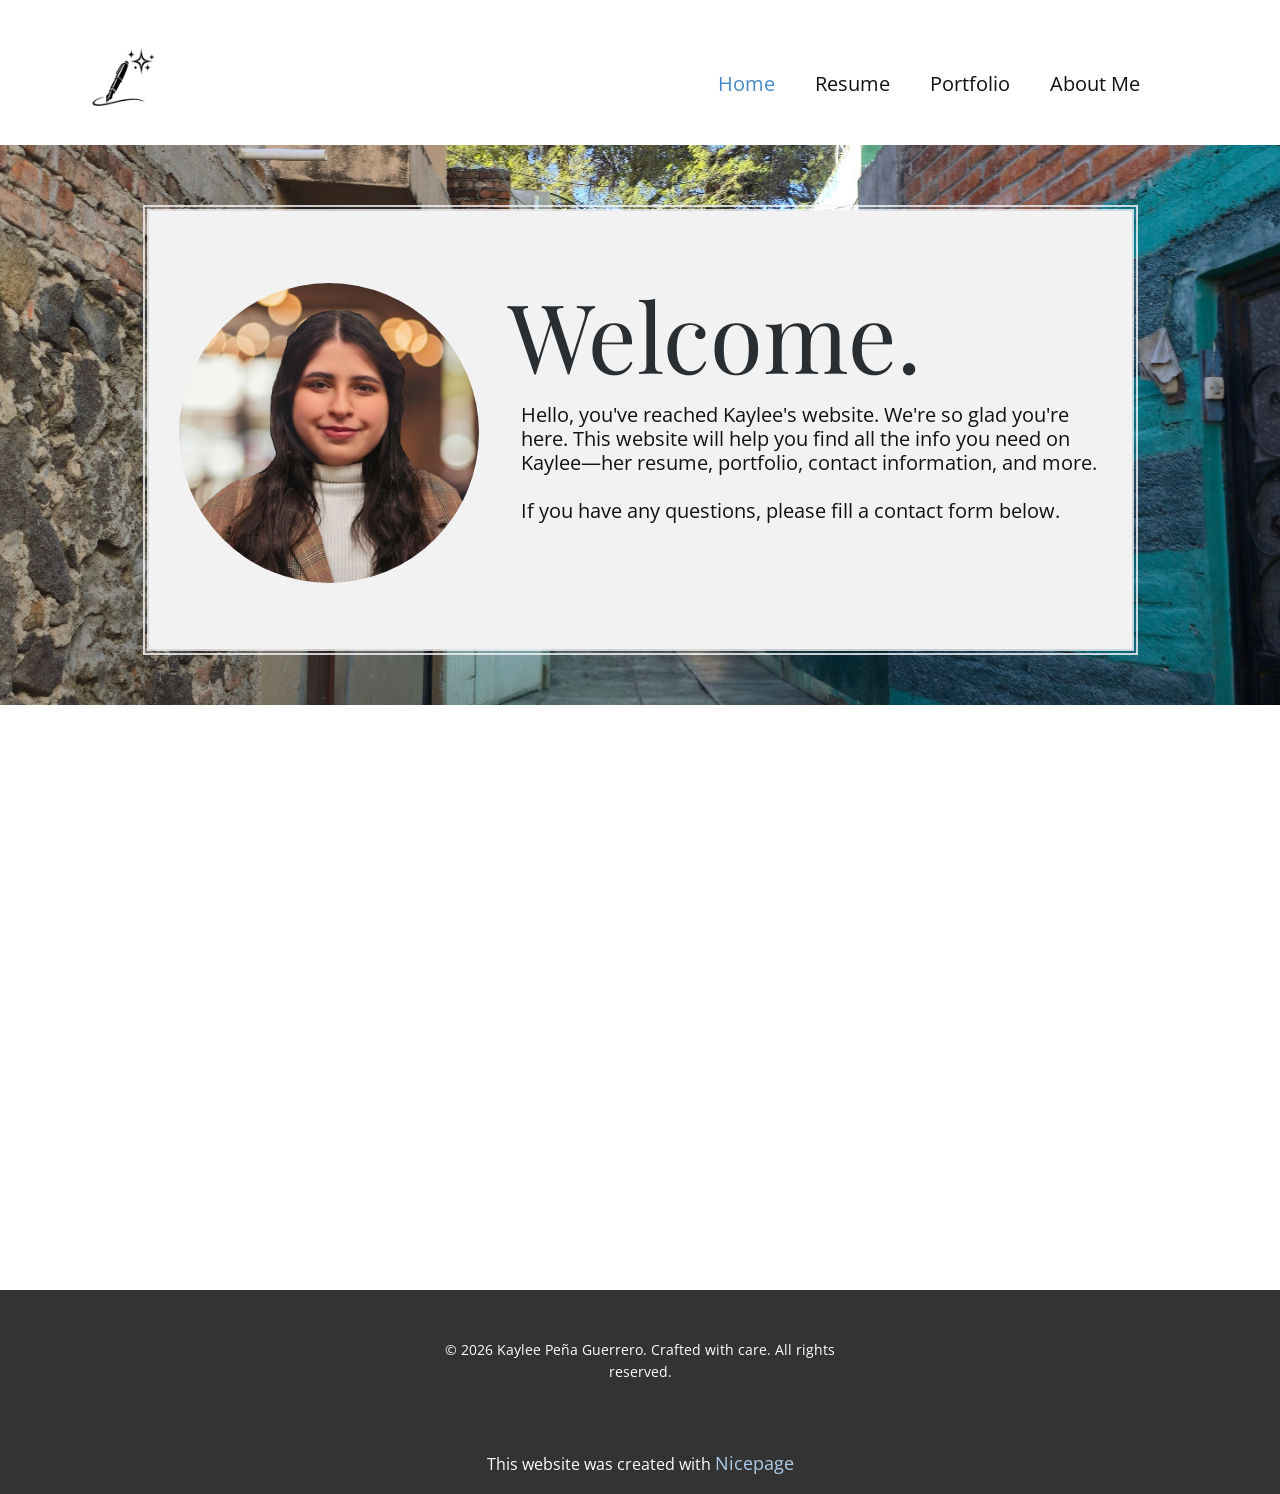
<file: WebSite6631540/index.html>
<!DOCTYPE html>
<html style="font-size: 16px;" lang="en"><head>
    <meta name="viewport" content="width=device-width, initial-scale=1.0">
    <meta charset="utf-8">
    <meta name="keywords" content="Welcome.​​, ​Get in Touch">
    <meta name="description" content="">
    <title>Home</title>
    <link rel="stylesheet" href="nicepage.css" media="screen">
<link rel="stylesheet" href="index.css" media="screen">
    <script class="u-script" type="text/javascript" src="jquery.js" defer=""></script>
    <script class="u-script" type="text/javascript" src="nicepage.js" defer=""></script>
    <meta name="generator" content="Nicepage 8.3.10, nicepage.com">
    
    
    
    
    
    <link id="u-page-google-font" rel="stylesheet" href="https://fonts.googleapis.com/css2?display=swap&amp;family=Roboto:ital,wght@0,100;0,200;0,300;0,400;0,500;0,600;0,700;0,800;0,900;1,100;1,200;1,300;1,400;1,500;1,600;1,700;1,800;1,900&amp;family=Open+Sans:ital,wght@0,300;0,400;0,500;0,600;0,700;0,800;1,300;1,400;1,500;1,600;1,700;1,800&amp;family=Playfair+Display:ital,wght@0,400;0,500;0,600;0,700;0,800;0,900;1,400;1,500;1,600;1,700;1,800;1,900">
    <script type="application/ld+json">{
		"@context": "http://schema.org",
		"@type": "Organization",
		"name": "",
		"url": "/",
		"logo": "images/Copilot_20260319_022732.png"
}</script>
    <meta name="theme-color" content="#478ac9">
    <meta property="og:title" content="Home">
    <meta property="og:type" content="website">
    <link rel="canonical" href="/">
  <meta name="referrer" content="origin"><meta data-intl-tel-input-cdn-path="intlTelInput/"></head>
  <body data-home-page="https://website6631540.nicepage.io/Home.html?version=8731c1a5-38ab-6ea3-031c-cf91dae11a46" data-home-page-title="Home" data-path-to-root="./" data-include-products="false" class="u-body u-clearfix u-xl-mode" data-lang="en"><header class="u-clearfix u-header u-header" id="header"><div class="u-clearfix u-sheet u-valign-middle-lg u-valign-middle-sm u-sheet-1">
        <a href="./" data-page-id="214201753" class="u-image u-logo u-image-1" data-image-width="1024" data-image-height="1024">
          <img src="images/Copilot_20260319_022732.png" class="u-logo-image u-logo-image-1" title="Home">
        </a>
        <nav class="u-menu u-menu-one-level u-offcanvas u-menu-1" role="navigation">
          <div class="menu-collapse" style="font-size: 1.25rem; letter-spacing: 0px;">
            <a class="u-button-style u-custom-left-right-menu-spacing u-custom-padding-bottom u-custom-top-bottom-menu-spacing u-hamburger-link u-nav-link u-text-active-palette-1-base u-text-hover-palette-2-base u-hamburger-link-1" href="#" tabindex="-1" aria-label="Open menu" aria-controls="70d4">
              <svg class="u-svg-link" viewBox="0 0 24 24"><use xlink:href="#menu-hamburger"></use></svg>
              <svg class="u-svg-content" version="1.1" id="menu-hamburger" viewBox="0 0 16 16" x="0px" y="0px" xmlns:xlink="http://www.w3.org/1999/xlink" xmlns="http://www.w3.org/2000/svg"><g><rect y="1" width="16" height="2"></rect><rect y="7" width="16" height="2"></rect><rect y="13" width="16" height="2"></rect>
</g></svg>
            </a>
          </div>
          <div class="u-custom-menu u-nav-container">
            <ul class="u-nav u-unstyled u-nav-1" role="menubar"><li role="none" class="u-nav-item"><a role="menuitem" class="u-button-style u-nav-link u-text-active-palette-1-base u-text-hover-palette-2-base u-nav-link-2" href="./">Home</a>
</li><li role="none" class="u-nav-item"><a role="menuitem" class="u-button-style u-nav-link u-text-active-palette-1-base u-text-hover-palette-2-base u-nav-link-2" href="Resume.html">Resume</a>
</li><li role="none" class="u-nav-item"><a role="menuitem" class="u-button-style u-nav-link u-text-active-palette-1-base u-text-hover-palette-2-base u-nav-link-2" href="Portfolio.html">Portfolio</a>
</li><li role="none" class="u-nav-item"><a role="menuitem" class="u-button-style u-nav-link u-text-active-palette-1-base u-text-hover-palette-2-base u-nav-link-2" href="About-Me.html">About Me</a>
</li></ul>
          </div>
          <div class="u-custom-menu u-nav-container-collapse" id="70d4" role="region" aria-label="Menu panel">
            <div class="u-black u-container-style u-inner-container-layout u-opacity u-opacity-95 u-sidenav">
              <div class="u-inner-container-layout u-sidenav-overflow">
                <div class="u-menu-close" tabindex="-1" aria-label="Close menu"></div>
                <ul class="u-align-center u-nav u-popupmenu-items u-unstyled u-nav-2" role="menubar"><li role="none" class="u-nav-item"><a role="menuitem" class="u-button-style u-nav-link" href="./">Home</a>
</li><li role="none" class="u-nav-item"><a role="menuitem" class="u-button-style u-nav-link" href="Resume.html">Resume</a>
</li><li role="none" class="u-nav-item"><a role="menuitem" class="u-button-style u-nav-link" href="Portfolio.html">Portfolio</a>
</li><li role="none" class="u-nav-item"><a role="menuitem" class="u-button-style u-nav-link" href="About-Me.html">About Me</a>
</li></ul>
              </div>
            </div>
            <div class="u-black u-menu-overlay u-opacity u-opacity-70"></div>
          </div>
        </nav>
      </div></header>
    <section class="u-clearfix u-image u-section-1" id="block-1" data-image-width="3000" data-image-height="4000">
      <div class="u-clearfix u-sheet u-sheet-1">
        <div class="u-align-left u-border-6 u-border-color-var u-container-align-left u-container-style u-gradient u-group u-group-1">
          <div class="u-container-layout u-container-layout-1">
            <h1 class="u-custom-font u-font-playfair-display u-text u-text-default u-text-palette-1-dark-3 u-title u-text-1">Welcome. </h1>
            <img class="u-image u-image-circle u-preserve-proportions u-image-1" src="images/NeutralPinkModernCircleShapeLinkedInProfilePicture.png" alt="" data-image-width="800" data-image-height="800">
            <h3 class="u-custom-font u-text u-text-font u-text-2">Hello, you've reached Kaylee's website. We're so glad you're here. This website will help you find all the info you need on Kaylee—​her resume, portfolio, contact information, and more.<br>
              <br>If you have any questions, please fill a contact form below.
            </h3>
          </div>
        </div>
      </div>
    </section>
    <section class="u-align-center u-clearfix u-container-align-center u-section-2" id="block-3">
      <div class="u-clearfix u-sheet u-valign-middle u-sheet-1">
        <div class="data-layout-selected u-clearfix u-expanded-width u-gutter-22 u-layout-wrap u-layout-wrap-1">
          <div class="u-layout">
            <div class="u-layout-row">
              <div class="u-align-center u-container-align-center u-container-align-center-md u-container-align-center-sm u-container-align-center-xs u-container-align-left-lg u-container-align-left-xl u-container-style u-layout-cell u-right-cell u-shape-rectangle u-size-26-lg u-size-26-xl u-size-60-md u-size-60-sm u-size-60-xs u-layout-cell-1" data-animation-name="customAnimationIn" data-animation-duration="1250" data-animation-delay="500">
                <div class="u-container-layout u-container-layout-1">
                  <h2 class="u-align-center-md u-align-center-sm u-align-center-xs u-align-left-lg u-align-left-xl u-text u-text-default u-text-1"> Get in Touch</h2>
                  <p class="u-align-center-md u-align-center-sm u-align-center-xs u-align-left-lg u-align-left-xl u-text u-text-default u-text-2">Kaylee would love to connect with you. Please send her an email or fill out the contact form and she'll reach out. </p>
                  <a href="#" class="u-active-none u-align-center-md u-align-center-sm u-align-center-xs u-border-1 u-border-active-palette-1-base u-border-hover-palette-1-base u-border-no-left u-border-no-right u-border-no-top u-border-palette-1-base u-btn u-button-link u-button-style u-hover-none u-none u-text-active-palette-1-base u-text-body-color u-text-hover-palette-1-base u-btn-1" data-animation-name="" data-animation-duration="0" data-animation-delay="0" data-animation-direction="">kayleepenaguerrero@gmail.com </a>
                </div>
              </div>
              <div class="u-align-center u-container-align-center u-container-style u-layout-cell u-shape-rectangle u-size-34-lg u-size-34-xl u-size-60-md u-size-60-sm u-size-60-xs u-layout-cell-2" data-animation-name="customAnimationIn" data-animation-duration="1500" data-animation-delay="500">
                <div class="u-container-layout u-valign-top u-container-layout-2">
                  <div class="u-expanded-width u-form u-form-1">
                    <form action="https://service.nicepagesrv.com/form/v4/form-process" class="u-clearfix u-form-spacing-15 u-form-vertical u-inner-form" style="padding: 0;" source="email" name="form">
                      <div class="u-form-group u-form-name">
                        <label for="name-daf4" class="u-label">Name</label>
                        <input type="text" placeholder="Enter your Name" id="name-daf4" name="name" class="u-border-2 u-border-black u-border-no-left u-border-no-right u-border-no-top u-input u-input-rectangle" required="">
                      </div>
                      <div class="u-form-email u-form-group">
                        <label for="email-daf4" class="u-label">Email</label>
                        <input type="email" placeholder="Enter a valid email address" id="email-daf4" name="email" class="u-border-2 u-border-black u-border-no-left u-border-no-right u-border-no-top u-input u-input-rectangle" required="">
                      </div>
                      <div class="u-form-group u-form-message">
                        <label for="message-daf4" class="u-label">Message</label>
                        <textarea placeholder="" rows="4" cols="50" id="message-daf4" name="message" class="u-border-2 u-border-black u-border-no-left u-border-no-right u-border-no-top u-input u-input-rectangle" required=""></textarea>
                      </div>
                      <div class="u-align-left u-form-group u-form-submit">
                        <a href="#" class="u-active-palette-2-light-3 u-border-none u-btn u-btn-round u-btn-submit u-button-style u-hover-palette-2-dark-1 u-palette-2-light-1 u-radius-50 u-btn-2">Submit</a>
                        <input type="submit" value="submit" class="u-form-control-hidden">
                      </div>
                      <div class="u-form-send-message u-form-send-success">Thank you! Your message has been sent.</div>
                      <div class="u-form-send-error u-form-send-message">Unable to send your message. Please fix errors then try again.</div>
                      <input type="hidden" value="" name="recaptchaResponse">
                      <input type="hidden" name="formServices" value="08a7476d-115b-514a-29f6-30521502b959">
                    </form>
                  </div>
                </div>
              </div>
            </div>
          </div>
        </div>
      </div>
    </section>
    
    
    
    
    <footer class="u-align-center u-clearfix u-container-align-center u-footer u-grey-80 u-footer" id="footer"><div class="u-clearfix u-sheet u-sheet-1">
        <p class="u-align-center u-small-text u-text u-text-variant u-text-1">© 2026 Kaylee Peña Guerrero. Crafted with care. All rights reserved.<br>
        </p>
      </div></footer>
    <section class="u-backlink u-clearfix u-grey-80"> This website was created with <a href="https://nicepage.com">Nicepage</a>
    </section>
  
</body></html>
</file>
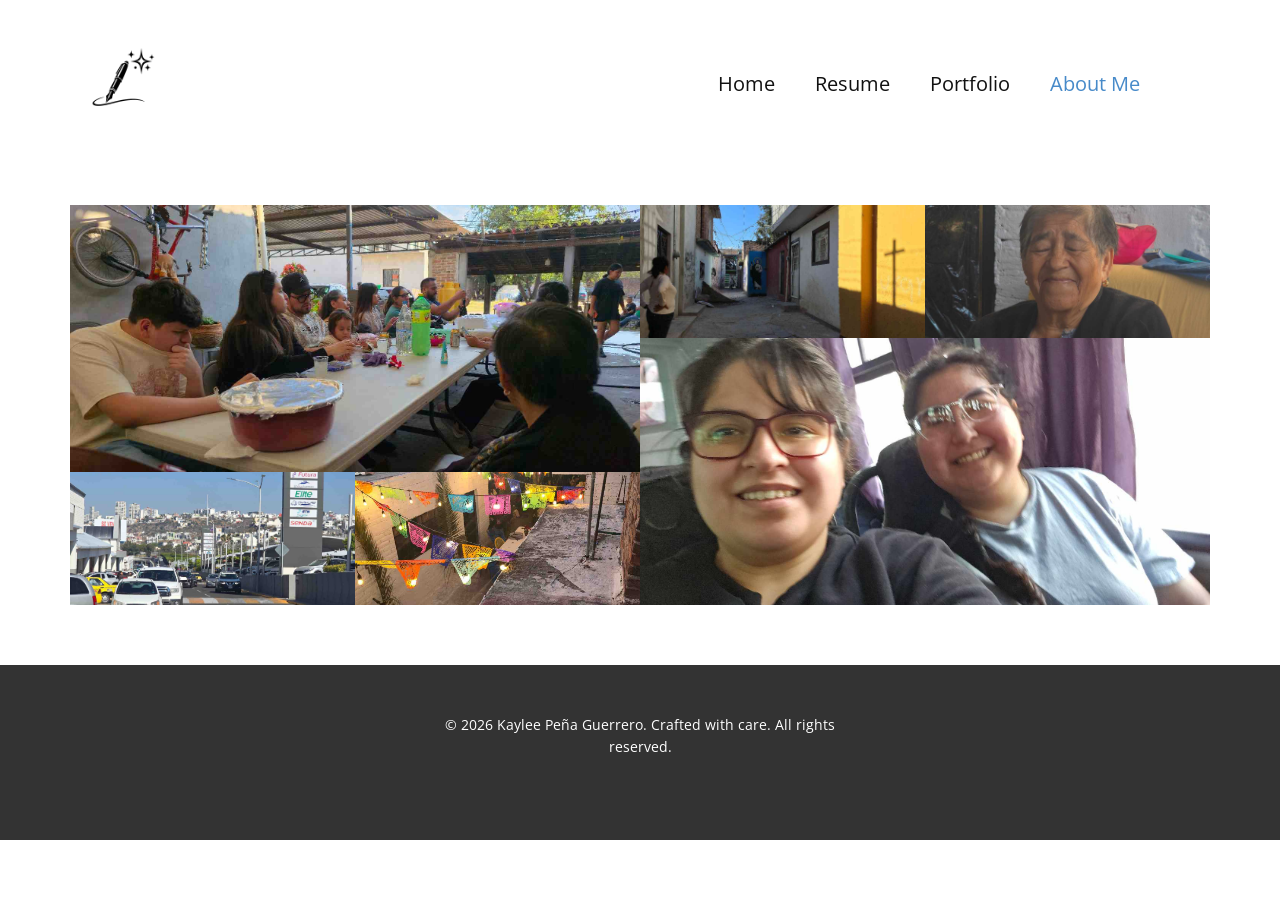
<file: WebSite6631540/About-Me.html>
<!DOCTYPE html>
<html style="font-size: 16px;" lang="en"><head>
    <meta name="viewport" content="width=device-width, initial-scale=1.0">
    <meta charset="utf-8">
    <meta name="keywords" content="">
    <meta name="description" content="">
    <title>About Me</title>
    <link rel="stylesheet" href="nicepage.css" media="screen">
<link rel="stylesheet" href="About-Me.css" media="screen">
    <script class="u-script" type="text/javascript" src="jquery.js" defer=""></script>
    <script class="u-script" type="text/javascript" src="nicepage.js" defer=""></script>
    <meta name="generator" content="Nicepage 8.3.10, nicepage.com">
    
    
    
    
    <link id="u-page-google-font" rel="stylesheet" href="https://fonts.googleapis.com/css2?display=swap&amp;family=Roboto:ital,wght@0,100;0,200;0,300;0,400;0,500;0,600;0,700;0,800;0,900;1,100;1,200;1,300;1,400;1,500;1,600;1,700;1,800;1,900&amp;family=Open+Sans:ital,wght@0,300;0,400;0,500;0,600;0,700;0,800;1,300;1,400;1,500;1,600;1,700;1,800">
    <script type="application/ld+json">{
		"@context": "http://schema.org",
		"@type": "Organization",
		"name": "",
		"logo": "images/Copilot_20260319_022732.png"
}</script>
    <meta name="theme-color" content="#478ac9">
    <meta property="og:title" content="About Me">
    <meta property="og:type" content="website">
  <meta data-intl-tel-input-cdn-path="intlTelInput/"></head>
  <body data-path-to-root="./" data-include-products="false" class="u-body u-clearfix u-xl-mode" data-lang="en"><header class="u-clearfix u-header u-header" id="header"><div class="u-clearfix u-sheet u-valign-middle-lg u-valign-middle-sm u-sheet-1">
        <a href="./" data-page-id="214201753" class="u-image u-logo u-image-1" data-image-width="1024" data-image-height="1024">
          <img src="images/Copilot_20260319_022732.png" class="u-logo-image u-logo-image-1" title="Home">
        </a>
        <nav class="u-menu u-menu-one-level u-offcanvas u-menu-1" role="navigation">
          <div class="menu-collapse" style="font-size: 1.25rem; letter-spacing: 0px;">
            <a class="u-button-style u-custom-left-right-menu-spacing u-custom-padding-bottom u-custom-top-bottom-menu-spacing u-hamburger-link u-nav-link u-text-active-palette-1-base u-text-hover-palette-2-base u-hamburger-link-1" href="#" tabindex="-1" aria-label="Open menu" aria-controls="70d4">
              <svg class="u-svg-link" viewBox="0 0 24 24"><use xlink:href="#menu-hamburger"></use></svg>
              <svg class="u-svg-content" version="1.1" id="menu-hamburger" viewBox="0 0 16 16" x="0px" y="0px" xmlns:xlink="http://www.w3.org/1999/xlink" xmlns="http://www.w3.org/2000/svg"><g><rect y="1" width="16" height="2"></rect><rect y="7" width="16" height="2"></rect><rect y="13" width="16" height="2"></rect>
</g></svg>
            </a>
          </div>
          <div class="u-custom-menu u-nav-container">
            <ul class="u-nav u-unstyled u-nav-1" role="menubar"><li role="none" class="u-nav-item"><a role="menuitem" class="u-button-style u-nav-link u-text-active-palette-1-base u-text-hover-palette-2-base u-nav-link-2" href="./">Home</a>
</li><li role="none" class="u-nav-item"><a role="menuitem" class="u-button-style u-nav-link u-text-active-palette-1-base u-text-hover-palette-2-base u-nav-link-2" href="Resume.html">Resume</a>
</li><li role="none" class="u-nav-item"><a role="menuitem" class="u-button-style u-nav-link u-text-active-palette-1-base u-text-hover-palette-2-base u-nav-link-2" href="Portfolio.html">Portfolio</a>
</li><li role="none" class="u-nav-item"><a role="menuitem" class="u-button-style u-nav-link u-text-active-palette-1-base u-text-hover-palette-2-base u-nav-link-2" href="About-Me.html">About Me</a>
</li></ul>
          </div>
          <div class="u-custom-menu u-nav-container-collapse" id="70d4" role="region" aria-label="Menu panel">
            <div class="u-black u-container-style u-inner-container-layout u-opacity u-opacity-95 u-sidenav">
              <div class="u-inner-container-layout u-sidenav-overflow">
                <div class="u-menu-close" tabindex="-1" aria-label="Close menu"></div>
                <ul class="u-align-center u-nav u-popupmenu-items u-unstyled u-nav-2" role="menubar"><li role="none" class="u-nav-item"><a role="menuitem" class="u-button-style u-nav-link" href="./">Home</a>
</li><li role="none" class="u-nav-item"><a role="menuitem" class="u-button-style u-nav-link" href="Resume.html">Resume</a>
</li><li role="none" class="u-nav-item"><a role="menuitem" class="u-button-style u-nav-link" href="Portfolio.html">Portfolio</a>
</li><li role="none" class="u-nav-item"><a role="menuitem" class="u-button-style u-nav-link" href="About-Me.html">About Me</a>
</li></ul>
              </div>
            </div>
            <div class="u-black u-menu-overlay u-opacity u-opacity-70"></div>
          </div>
        </nav>
      </div></header>
    <section class="u-clearfix u-section-1" id="block-3">
      <div class="u-clearfix u-sheet u-sheet-1">
        <div class="data-layout-selected u-clearfix u-expanded-width u-layout-wrap u-layout-wrap-1">
          <div class="u-layout">
            <div class="u-layout-row">
              <div class="u-size-30 u-size-60-md">
                <div class="u-layout-col">
                  <div class="u-size-40">
                    <div class="u-layout-row">
                      <div class="u-container-style u-image u-layout-cell u-size-60 u-image-1" data-image-width="1500" data-image-height="1125">
                        <div class="u-container-layout u-valign-middle-xl u-container-layout-1"></div>
                      </div>
                    </div>
                  </div>
                  <div class="u-size-20">
                    <div class="u-layout-row">
                      <div class="u-container-align-center u-container-style u-image u-layout-cell u-size-30 u-image-2" data-image-width="1450" data-image-height="1087">
                        <div class="u-container-layout u-container-layout-2"></div>
                      </div>
                      <div class="u-container-align-center u-container-style u-image u-layout-cell u-size-30 u-image-3" data-image-width="1050" data-image-height="1399">
                        <div class="u-container-layout u-container-layout-3"></div>
                      </div>
                    </div>
                  </div>
                </div>
              </div>
              <div class="u-size-30 u-size-60-md">
                <div class="u-layout-col">
                  <div class="u-size-20">
                    <div class="u-layout-row">
                      <div class="u-container-style u-image u-layout-cell u-size-30 u-image-4" data-image-width="1200" data-image-height="1600">
                        <div class="u-container-layout u-container-layout-4"></div>
                      </div>
                      <div class="u-container-align-center u-container-style u-image u-layout-cell u-size-30 u-image-5" data-image-width="1200" data-image-height="1600">
                        <div class="u-container-layout u-container-layout-5"></div>
                      </div>
                    </div>
                  </div>
                  <div class="u-size-40">
                    <div class="u-layout-row">
                      <div class="u-container-align-center u-container-style u-image u-layout-cell u-size-60 u-image-6" data-image-width="1500" data-image-height="1125">
                        <div class="u-container-layout u-container-layout-6"></div>
                      </div>
                    </div>
                  </div>
                </div>
              </div>
            </div>
          </div>
        </div>
      </div>
    </section>
    
    
    
    
    <footer class="u-align-center u-clearfix u-container-align-center u-footer u-grey-80 u-footer" id="footer"><div class="u-clearfix u-sheet u-sheet-1">
        <p class="u-align-center u-small-text u-text u-text-variant u-text-1">© 2026 Kaylee Peña Guerrero. Crafted with care. All rights reserved.<br>
        </p>
      </div></footer>
    <section class="u-backlink u-clearfix u-grey-80"></section>
  
</body></html>
</file>
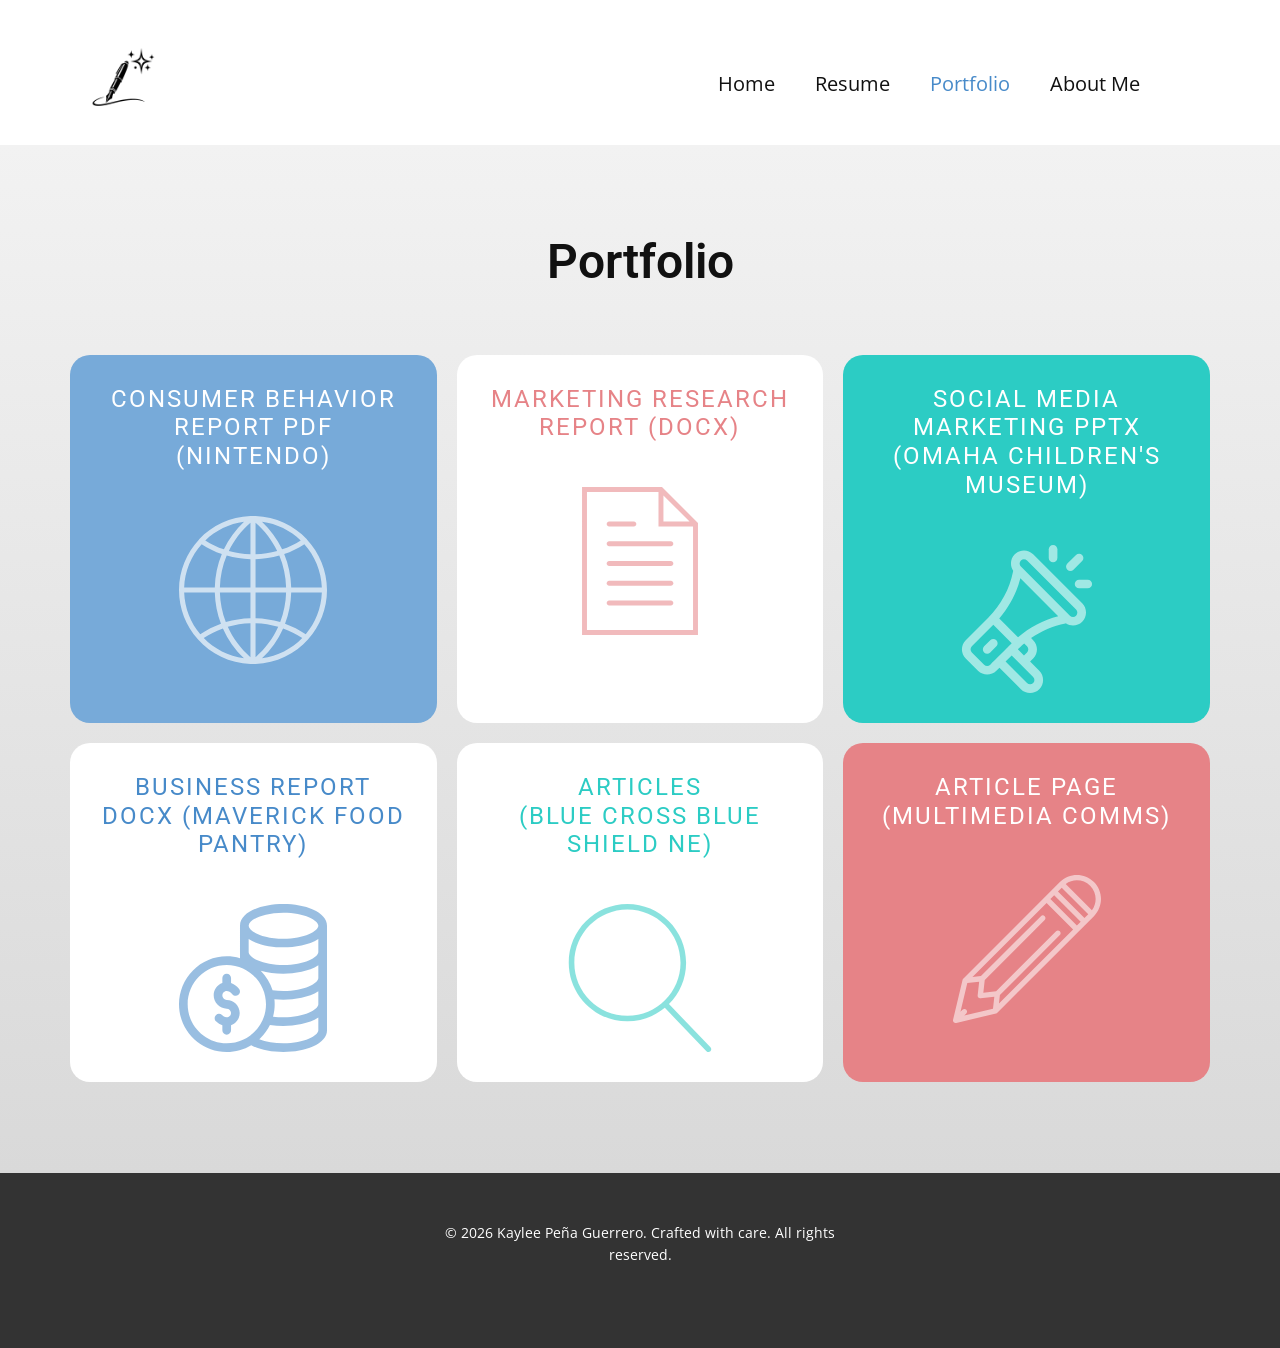
<file: WebSite6631540/Portfolio.html>
<!DOCTYPE html>
<html style="font-size: 16px;" lang="en"><head>
    <meta name="viewport" content="width=device-width, initial-scale=1.0">
    <meta charset="utf-8">
    <meta name="keywords" content="Portfolio​">
    <meta name="description" content="">
    <title>Portfolio</title>
    <link rel="stylesheet" href="nicepage.css" media="screen">
<link rel="stylesheet" href="Portfolio.css" media="screen">
    <script class="u-script" type="text/javascript" src="jquery.js" defer=""></script>
    <script class="u-script" type="text/javascript" src="nicepage.js" defer=""></script>
    <meta name="generator" content="Nicepage 8.3.10, nicepage.com">
    
    
    
    
    <link id="u-page-google-font" rel="stylesheet" href="https://fonts.googleapis.com/css2?display=swap&amp;family=Roboto:ital,wght@0,100;0,200;0,300;0,400;0,500;0,600;0,700;0,800;0,900;1,100;1,200;1,300;1,400;1,500;1,600;1,700;1,800;1,900&amp;family=Open+Sans:ital,wght@0,300;0,400;0,500;0,600;0,700;0,800;1,300;1,400;1,500;1,600;1,700;1,800">
    <script type="application/ld+json">{
		"@context": "http://schema.org",
		"@type": "Organization",
		"name": "",
		"logo": "images/Copilot_20260319_022732.png"
}</script>
    <meta name="theme-color" content="#478ac9">
    <meta property="og:title" content="Portfolio">
    <meta property="og:type" content="website">
  <meta data-intl-tel-input-cdn-path="intlTelInput/"></head>
  <body data-path-to-root="./" data-include-products="false" class="u-body u-clearfix u-xl-mode" data-lang="en"><header class="u-clearfix u-header u-header" id="header"><div class="u-clearfix u-sheet u-valign-middle-lg u-valign-middle-sm u-sheet-1">
        <a href="./" data-page-id="214201753" class="u-image u-logo u-image-1" data-image-width="1024" data-image-height="1024">
          <img src="images/Copilot_20260319_022732.png" class="u-logo-image u-logo-image-1" title="Home">
        </a>
        <nav class="u-menu u-menu-one-level u-offcanvas u-menu-1" role="navigation">
          <div class="menu-collapse" style="font-size: 1.25rem; letter-spacing: 0px;">
            <a class="u-button-style u-custom-left-right-menu-spacing u-custom-padding-bottom u-custom-top-bottom-menu-spacing u-hamburger-link u-nav-link u-text-active-palette-1-base u-text-hover-palette-2-base u-hamburger-link-1" href="#" tabindex="-1" aria-label="Open menu" aria-controls="70d4">
              <svg class="u-svg-link" viewBox="0 0 24 24"><use xlink:href="#menu-hamburger"></use></svg>
              <svg class="u-svg-content" version="1.1" id="menu-hamburger" viewBox="0 0 16 16" x="0px" y="0px" xmlns:xlink="http://www.w3.org/1999/xlink" xmlns="http://www.w3.org/2000/svg"><g><rect y="1" width="16" height="2"></rect><rect y="7" width="16" height="2"></rect><rect y="13" width="16" height="2"></rect>
</g></svg>
            </a>
          </div>
          <div class="u-custom-menu u-nav-container">
            <ul class="u-nav u-unstyled u-nav-1" role="menubar"><li role="none" class="u-nav-item"><a role="menuitem" class="u-button-style u-nav-link u-text-active-palette-1-base u-text-hover-palette-2-base u-nav-link-2" href="./">Home</a>
</li><li role="none" class="u-nav-item"><a role="menuitem" class="u-button-style u-nav-link u-text-active-palette-1-base u-text-hover-palette-2-base u-nav-link-2" href="Resume.html">Resume</a>
</li><li role="none" class="u-nav-item"><a role="menuitem" class="u-button-style u-nav-link u-text-active-palette-1-base u-text-hover-palette-2-base u-nav-link-2" href="Portfolio.html">Portfolio</a>
</li><li role="none" class="u-nav-item"><a role="menuitem" class="u-button-style u-nav-link u-text-active-palette-1-base u-text-hover-palette-2-base u-nav-link-2" href="About-Me.html">About Me</a>
</li></ul>
          </div>
          <div class="u-custom-menu u-nav-container-collapse" id="70d4" role="region" aria-label="Menu panel">
            <div class="u-black u-container-style u-inner-container-layout u-opacity u-opacity-95 u-sidenav">
              <div class="u-inner-container-layout u-sidenav-overflow">
                <div class="u-menu-close" tabindex="-1" aria-label="Close menu"></div>
                <ul class="u-align-center u-nav u-popupmenu-items u-unstyled u-nav-2" role="menubar"><li role="none" class="u-nav-item"><a role="menuitem" class="u-button-style u-nav-link" href="./">Home</a>
</li><li role="none" class="u-nav-item"><a role="menuitem" class="u-button-style u-nav-link" href="Resume.html">Resume</a>
</li><li role="none" class="u-nav-item"><a role="menuitem" class="u-button-style u-nav-link" href="Portfolio.html">Portfolio</a>
</li><li role="none" class="u-nav-item"><a role="menuitem" class="u-button-style u-nav-link" href="About-Me.html">About Me</a>
</li></ul>
              </div>
            </div>
            <div class="u-black u-menu-overlay u-opacity u-opacity-70"></div>
          </div>
        </nav>
      </div></header>
    <section class="u-align-center u-clearfix u-container-align-center u-gradient u-section-1" id="block-3">
      <div class="u-clearfix u-sheet u-valign-middle u-sheet-1">
        <h2 class="u-align-center u-text u-text-default u-text-1">Portfolio </h2>
        <div class="u-expanded-width u-list u-list-1">
          <div class="u-repeater u-repeater-1">
            <div class="u-align-center u-container-align-center u-container-style u-custom-item u-file-link u-list-item u-palette-1-light-1 u-radius-20 u-repeater-item u-shape-round u-video-cover u-list-item-1" data-href="files/ConsumerBehaviorProject-KayleePG.pdf" data-target="_blank">
              <div class="u-container-layout u-similar-container u-valign-top u-container-layout-1">
                <h4 class="u-custom-item u-text u-text-2">Consumer Behavior Report PDF (NINtendo) </h4><span class="u-align-center-lg u-align-center-md u-align-center-sm u-align-center-xs u-custom-item u-icon u-opacity u-opacity-65 u-text-white u-icon-1"><svg class="u-svg-link" preserveAspectRatio="xMidYMin slice" viewBox="0 0 58 58" style=""><use xlink:href="#svg-e212"></use></svg><svg class="u-svg-content" viewBox="0 0 58 58" x="0px" y="0px" id="svg-e212" style="enable-background:new 0 0 58 58;"><path d="M50.688,48.222C55.232,43.101,58,36.369,58,29c0-7.667-2.996-14.643-7.872-19.834c0,0,0-0.001,0-0.001
	c-0.004-0.006-0.01-0.008-0.013-0.013c-5.079-5.399-12.195-8.855-20.11-9.126l-0.001-0.001L29.439,0.01C29.293,0.005,29.147,0,29,0
	s-0.293,0.005-0.439,0.01l-0.563,0.015l-0.001,0.001c-7.915,0.271-15.031,3.727-20.11,9.126c-0.004,0.005-0.01,0.007-0.013,0.013
	c0,0,0,0.001-0.001,0.002C2.996,14.357,0,21.333,0,29c0,7.369,2.768,14.101,7.312,19.222c0.006,0.009,0.006,0.019,0.013,0.028
	c0.018,0.025,0.044,0.037,0.063,0.06c5.106,5.708,12.432,9.385,20.608,9.665l0.001,0.001l0.563,0.015C28.707,57.995,28.853,58,29,58
	s0.293-0.005,0.439-0.01l0.563-0.015l0.001-0.001c8.185-0.281,15.519-3.965,20.625-9.685c0.013-0.017,0.034-0.022,0.046-0.04
	C50.682,48.241,50.682,48.231,50.688,48.222z M2.025,30h12.003c0.113,4.239,0.941,8.358,2.415,12.217
	c-2.844,1.029-5.563,2.409-8.111,4.131C4.585,41.891,2.253,36.21,2.025,30z M8.878,11.023c2.488,1.618,5.137,2.914,7.9,3.882
	C15.086,19.012,14.15,23.44,14.028,28H2.025C2.264,21.493,4.812,15.568,8.878,11.023z M55.975,28H43.972
	c-0.122-4.56-1.058-8.988-2.75-13.095c2.763-0.968,5.412-2.264,7.9-3.882C53.188,15.568,55.736,21.493,55.975,28z M28,14.963
	c-2.891-0.082-5.729-0.513-8.471-1.283C21.556,9.522,24.418,5.769,28,2.644V14.963z M28,16.963V28H16.028
	c0.123-4.348,1.035-8.565,2.666-12.475C21.7,16.396,24.821,16.878,28,16.963z M30,16.963c3.179-0.085,6.3-0.566,9.307-1.438
	c1.631,3.91,2.543,8.127,2.666,12.475H30V16.963z M30,14.963V2.644c3.582,3.125,6.444,6.878,8.471,11.036
	C35.729,14.45,32.891,14.881,30,14.963z M40.409,13.072c-1.921-4.025-4.587-7.692-7.888-10.835
	c5.856,0.766,11.125,3.414,15.183,7.318C45.4,11.017,42.956,12.193,40.409,13.072z M17.591,13.072
	c-2.547-0.879-4.991-2.055-7.294-3.517c4.057-3.904,9.327-6.552,15.183-7.318C22.178,5.38,19.512,9.047,17.591,13.072z M16.028,30
	H28v10.038c-3.307,0.088-6.547,0.604-9.661,1.541C16.932,37.924,16.141,34.019,16.028,30z M28,42.038v13.318
	c-3.834-3.345-6.84-7.409-8.884-11.917C21.983,42.594,24.961,42.124,28,42.038z M30,55.356V42.038
	c3.039,0.085,6.017,0.556,8.884,1.4C36.84,47.947,33.834,52.011,30,55.356z M30,40.038V30h11.972
	c-0.113,4.019-0.904,7.924-2.312,11.58C36.547,40.642,33.307,40.126,30,40.038z M43.972,30h12.003
	c-0.228,6.21-2.559,11.891-6.307,16.348c-2.548-1.722-5.267-3.102-8.111-4.131C43.032,38.358,43.859,34.239,43.972,30z
	 M9.691,47.846c2.366-1.572,4.885-2.836,7.517-3.781c1.945,4.36,4.737,8.333,8.271,11.698C19.328,54.958,13.823,52.078,9.691,47.846
	z M32.521,55.763c3.534-3.364,6.326-7.337,8.271-11.698c2.632,0.945,5.15,2.209,7.517,3.781
	C44.177,52.078,38.672,54.958,32.521,55.763z"></path></svg></span>
              </div>
            </div>
            <div class="u-align-center u-container-align-center u-container-style u-custom-item u-file-link u-list-item u-radius-20 u-repeater-item u-video-cover u-white u-list-item-2" data-href="files/MarketingResearchReport.docx" data-target="_blank">
              <div class="u-container-layout u-similar-container u-valign-top u-container-layout-2">
                <h4 class="u-custom-item u-text u-text-palette-2-light-1 u-text-3">Marketing Research Report (docx) </h4><span class="u-align-center-lg u-align-center-md u-align-center-sm u-align-center-xs u-custom-item u-icon u-opacity u-opacity-55 u-text-palette-2-light-1 u-icon-2"><svg class="u-svg-link" preserveAspectRatio="xMidYMin slice" viewBox="0 0 60 60" style=""><use xlink:href="#svg-e83c"></use></svg><svg class="u-svg-content" viewBox="0 0 60 60" x="0px" y="0px" id="svg-e83c" style="enable-background:new 0 0 60 60;"><g><path d="M42.5,22h-25c-0.552,0-1,0.447-1,1s0.448,1,1,1h25c0.552,0,1-0.447,1-1S43.052,22,42.5,22z"></path><path d="M17.5,16h10c0.552,0,1-0.447,1-1s-0.448-1-1-1h-10c-0.552,0-1,0.447-1,1S16.948,16,17.5,16z"></path><path d="M42.5,30h-25c-0.552,0-1,0.447-1,1s0.448,1,1,1h25c0.552,0,1-0.447,1-1S43.052,30,42.5,30z"></path><path d="M42.5,38h-25c-0.552,0-1,0.447-1,1s0.448,1,1,1h25c0.552,0,1-0.447,1-1S43.052,38,42.5,38z"></path><path d="M42.5,46h-25c-0.552,0-1,0.447-1,1s0.448,1,1,1h25c0.552,0,1-0.447,1-1S43.052,46,42.5,46z"></path><path d="M38.914,0H6.5v60h47V14.586L38.914,0z M39.5,3.414L50.086,14H39.5V3.414z M8.5,58V2h29v14h14v42H8.5z"></path>
</g></svg></span>
              </div>
            </div>
            <div class="u-align-center u-container-align-center u-container-style u-custom-item u-file-link u-list-item u-palette-4-base u-radius-20 u-repeater-item u-shape-round u-video-cover u-list-item-3" data-href="files/SocialMediaCampaignPresentation.pptx" data-target="_blank">
              <div class="u-container-layout u-similar-container u-valign-top u-container-layout-3">
                <h4 class="u-custom-item u-text u-text-4">Social Media Marketing​ PPTX (Omaha Children's Museum)</h4><span class="u-align-center-lg u-align-center-md u-align-center-sm u-align-center-xs u-custom-item u-icon u-icon-rectangle u-opacity u-opacity-55 u-text-white u-icon-3"><svg class="u-svg-link" preserveAspectRatio="xMidYMin slice" viewBox="0 0 512.001 512.001" style=""><use xlink:href="#svg-28d0"></use></svg><svg class="u-svg-content" viewBox="0 0 512.001 512.001" x="0px" y="0px" id="svg-28d0" style="enable-background:new 0 0 512.001 512.001;"><g><g><path d="M446.977,201.914L277.316,32.253c-17.539-17.54-46.081-17.541-63.622,0c-15.768,15.767-17.126,39.814-5.482,56.985    l-0.236,1.181c-12.232,61.165-42.011,116.809-86.12,160.917l-77.819,77.819c-17.582,17.583-17.585,46.039,0,63.622l42.414,42.414    c17.581,17.582,46.039,17.583,63.622,0l10.604-10.604l74.226,74.226c17.582,17.583,46.038,17.584,63.621,0    c17.541-17.54,17.541-46.081,0-63.621l-31.811-31.811l10.604-10.604c17.582-17.581,17.584-46.037,0-63.621l-7.206-7.207    c35.449-24.819,75.708-42.098,118.701-50.697l1.196-0.239c17.553,11.851,41.544,9.946,56.969-5.479h0.001    C464.516,247.995,464.516,219.455,446.977,201.914z M128.866,413.984c-5.86,5.859-15.348,5.86-21.208-0.001l-42.414-42.414    c-5.861-5.862-5.861-15.346,0-21.207l74.225-74.226l63.622,63.622C195.829,347.02,136.307,406.542,128.866,413.984z     M277.316,456.398c5.846,5.846,5.846,15.36,0,21.207c-5.846,5.846-15.361,5.846-21.207,0l-74.226-74.226l21.208-21.207    L277.316,456.398z M224.298,360.965c4.508-4.508,11.256-11.413,21.906-20.509l9.905,9.906c5.861,5.861,5.861,15.345,0,21.207    l-10.604,10.604L224.298,360.965z M224.935,319.189l-64.898-64.898c34.779-40.159,59.685-87.564,73.01-139.064l130.952,130.952    C312.499,259.503,265.095,284.409,224.935,319.189z M425.767,244.326c-5.861,5.86-15.346,5.86-21.207,0L234.901,74.667    c-5.861-5.862-5.861-15.346,0-21.207c5.861-5.861,15.347-5.861,21.208,0l169.658,169.658    C431.613,228.965,431.613,238.478,425.767,244.326z"></path>
</g>
</g><g><g><path d="M150.072,329.154c-5.855-5.856-15.351-5.856-21.207,0l-21.207,21.207c-5.856,5.856-5.856,15.351,0,21.207    c5.855,5.856,15.352,5.856,21.207,0l21.207-21.207C155.928,344.505,155.928,335.01,150.072,329.154z"></path>
</g>
</g><g><g><path d="M346.19,0c-8.282,0-14.996,6.714-14.996,14.996v29.992c0,8.282,6.714,14.996,14.996,14.996s14.996-6.714,14.996-14.996    V14.996C361.186,6.714,354.472,0,346.19,0z"></path>
</g>
</g><g><g><path d="M466.157,119.966h-29.992c-8.282,0-14.996,6.714-14.996,14.996s6.714,14.996,14.996,14.996h29.992    c8.282,0,14.996-6.714,14.996-14.996S474.438,119.966,466.157,119.966z"></path>
</g>
</g><g><g><path d="M446.769,34.383c-5.855-5.856-15.351-5.856-21.207,0L395.57,64.375c-5.856,5.856-5.856,15.351,0,21.207    c5.855,5.856,15.351,5.857,21.207,0l29.992-29.992C452.625,49.734,452.625,40.24,446.769,34.383z"></path>
</g>
</g></svg></span>
              </div>
            </div>
            <div class="u-align-center u-container-align-center u-container-style u-custom-item u-file-link u-list-item u-radius-20 u-repeater-item u-white u-list-item-4" data-href="files/MaverickFoodPantryBusinessReport.docx" data-target="_blank">
              <div class="u-container-layout u-similar-container u-valign-top u-container-layout-4">
                <h4 class="u-custom-item u-text u-text-palette-1-base u-text-5">Business Report Docx (Maverick FOod Pantry) </h4><span class="u-align-center-lg u-align-center-md u-align-center-sm u-align-center-xs u-custom-item u-icon u-icon-rectangle u-opacity u-opacity-55 u-text-palette-1-base u-icon-4"><svg class="u-svg-link" preserveAspectRatio="xMidYMin slice" viewBox="0 0 512 512" style=""><use xlink:href="#svg-21e9"></use></svg><svg class="u-svg-content" viewBox="0 0 512 512" x="0px" y="0px" id="svg-21e9" style="enable-background:new 0 0 512 512;"><g><g><path d="M165,332c-7.99,0-15-7.477-15-16c0-6.286,3.965-11.953,9.866-14.103c7.7-2.806,16.673,0.999,24.606,10.445    c5.33,6.344,14.79,7.167,21.134,1.839s7.167-14.79,1.839-21.133c-8.109-9.656-17.548-16.293-27.445-19.625V256    c0-8.284-6.716-15-15-15s-15,6.716-15,15v17.572c-0.134,0.047-0.268,0.088-0.401,0.137C131.895,280.157,120,297.153,120,316    c0,11.955,4.597,23.347,12.944,32.079C141.526,357.056,152.911,362,165,362c8.271,0,15,6.729,15,15    c0,6.042-3.596,11.468-9.159,13.825c-6.717,2.844-14.755,0.417-22.059-6.659c-5.951-5.764-15.445-5.614-21.211,0.335    c-5.764,5.95-5.614,15.446,0.336,21.21c6.772,6.561,14.301,11.197,22.093,13.813V437c0,8.284,6.716,15,15,15s15-6.716,15-15    v-17.571c18.295-6.504,30-23.575,30-42.429C210,352.187,189.813,332,165,332z"></path>
</g>
</g><g><g><path d="M463,18.844C435.379,6.692,399.155,0,361,0c-78.082,0-150,28.671-150,75c0,11.591,0,101.714,0,112.545    c-14.791-4.307-30.239-6.545-46-6.545c-43.972,0-85.406,17.376-116.67,48.928C17.164,261.381,0,302.958,0,347    c0,90.981,74.019,165,165,165c30.361,0,59.55-8.159,85.059-23.438C277.958,503.529,317.713,512,361,512    c38.155,0,74.379-6.692,102-18.844c31.598-13.901,49-33.845,49-56.156c0-9.342,0-352.464,0-362    C512,52.688,494.598,32.745,463,18.844z M165,482c-74.439,0-135-60.561-135-135c0-74.991,60.561-136,135-136    c74.99,0,136,61.009,136,136C301,421.439,239.99,482,165,482z M482,437c0,18.348-47.137,45-121,45    c-31.422,0-61.106-5.036-83.63-13.86c1.589-1.46,3.161-2.943,4.703-4.47c13.507-13.384,24.406-28.635,32.467-45.148    C329.443,420.82,345.011,422,361,422c39.443,0,88.356-7.667,121-29.019V437z M482,347c0,18.348-47.137,45-121,45    c-12.237,0-24.166-0.765-35.661-2.246C329.066,375.97,331,361.627,331,347c0-5.889-0.321-11.733-0.935-17.517    c10.104,1,20.445,1.517,30.935,1.517c39.446,0,88.355-7.668,121-29.019V347z M482,256c0,18.348-47.137,45-121,45    c-12.768,0-25.26-0.835-37.274-2.458c-7.785-25.252-21.674-48.495-40.917-67.958C306,237.356,332.938,241,361,241    c39.446,0,88.355-7.668,121-29.019V256z M482,166c0,18.348-47.137,45-121,45c-34.007,0-65.745-5.782-89.367-16.281    C252.737,186.322,241,175.317,241,166v-44.805C273.474,142.481,321.972,150,361,150c39.446,0,88.355-7.668,121-29.019V166z     M361,120c-73.276,0-120-26.255-120-45c0-18.803,46.857-45,120-45c73.863,0,121,26.652,121,45S434.863,120,361,120z"></path>
</g>
</g></svg></span>
              </div>
            </div>
            <div class="u-align-center u-container-align-center u-container-style u-custom-item u-list-item u-radius-20 u-repeater-item u-video-cover u-white u-list-item-5" data-href="https://newsroom.nebraskablue.com/author/kaylee-pena-guerrero/" data-target="_blank">
              <div class="u-container-layout u-similar-container u-valign-top u-container-layout-5">
                <h4 class="u-custom-item u-text u-text-palette-4-base u-text-6">Articles<br>(Blue Cross Blue Shield NE) 
                </h4><span class="u-align-center-lg u-align-center-md u-align-center-sm u-align-center-xs u-custom-item u-icon u-opacity u-opacity-55 u-text-palette-4-base u-icon-5"><svg class="u-svg-link" preserveAspectRatio="xMidYMin slice" viewBox="0 0 52.966 52.966" style=""><use xlink:href="#svg-264b"></use></svg><svg class="u-svg-content" viewBox="0 0 52.966 52.966" x="0px" y="0px" id="svg-264b" style="enable-background:new 0 0 52.966 52.966;"><path d="M51.704,51.273L36.845,35.82c3.79-3.801,6.138-9.041,6.138-14.82c0-11.58-9.42-21-21-21s-21,9.42-21,21s9.42,21,21,21
	c5.083,0,9.748-1.817,13.384-4.832l14.895,15.491c0.196,0.205,0.458,0.307,0.721,0.307c0.25,0,0.499-0.093,0.693-0.279
	C52.074,52.304,52.086,51.671,51.704,51.273z M21.983,40c-10.477,0-19-8.523-19-19s8.523-19,19-19s19,8.523,19,19
	S32.459,40,21.983,40z"></path></svg></span>
              </div>
            </div>
            <div class="u-align-center u-container-align-center u-container-style u-custom-item u-list-item u-palette-2-light-1 u-radius-20 u-repeater-item u-shape-round u-video-cover u-list-item-6" data-href="https://www.unomaha.edu/college-of-information-science-and-technology/nextgen-ai-studio-omahas-most-hands-on-ai-summer-program-is-back.php" data-target="_blank">
              <div class="u-container-layout u-similar-container u-valign-top u-container-layout-6">
                <h4 class="u-custom-item u-text u-text-7">Article Page (MultiMedia Comms) </h4><span class="u-align-center-lg u-align-center-md u-align-center-sm u-align-center-xs u-custom-item u-icon u-opacity u-opacity-55 u-text-white u-icon-6"><svg class="u-svg-link" preserveAspectRatio="xMidYMin slice" viewBox="0 0 55.25 55.25" style=""><use xlink:href="#svg-9b88"></use></svg><svg class="u-svg-content" viewBox="0 0 55.25 55.25" x="0px" y="0px" id="svg-9b88" style="enable-background:new 0 0 55.25 55.25;"><path d="M52.618,2.631c-3.51-3.508-9.219-3.508-12.729,0L3.827,38.693C3.81,38.71,3.8,38.731,3.785,38.749
	c-0.021,0.024-0.039,0.05-0.058,0.076c-0.053,0.074-0.094,0.153-0.125,0.239c-0.009,0.026-0.022,0.049-0.029,0.075
	c-0.003,0.01-0.009,0.02-0.012,0.03l-3.535,14.85c-0.016,0.067-0.02,0.135-0.022,0.202C0.004,54.234,0,54.246,0,54.259
	c0.001,0.114,0.026,0.225,0.065,0.332c0.009,0.025,0.019,0.047,0.03,0.071c0.049,0.107,0.11,0.21,0.196,0.296
	c0.095,0.095,0.207,0.168,0.328,0.218c0.121,0.05,0.25,0.075,0.379,0.075c0.077,0,0.155-0.009,0.231-0.027l14.85-3.535
	c0.027-0.006,0.051-0.021,0.077-0.03c0.034-0.011,0.066-0.024,0.099-0.039c0.072-0.033,0.139-0.074,0.201-0.123
	c0.024-0.019,0.049-0.033,0.072-0.054c0.008-0.008,0.018-0.012,0.026-0.02l36.063-36.063C56.127,11.85,56.127,6.14,52.618,2.631z
	 M51.204,4.045c2.488,2.489,2.7,6.397,0.65,9.137l-9.787-9.787C44.808,1.345,48.716,1.557,51.204,4.045z M46.254,18.895l-9.9-9.9
	l1.414-1.414l9.9,9.9L46.254,18.895z M4.961,50.288c-0.391-0.391-1.023-0.391-1.414,0L2.79,51.045l2.554-10.728l4.422-0.491
	l-0.569,5.122c-0.004,0.038,0.01,0.073,0.01,0.11c0,0.038-0.014,0.072-0.01,0.11c0.004,0.033,0.021,0.06,0.028,0.092
	c0.012,0.058,0.029,0.111,0.05,0.165c0.026,0.065,0.057,0.124,0.095,0.181c0.031,0.046,0.062,0.087,0.1,0.127
	c0.048,0.051,0.1,0.094,0.157,0.134c0.045,0.031,0.088,0.06,0.138,0.084C9.831,45.982,9.9,46,9.972,46.017
	c0.038,0.009,0.069,0.03,0.108,0.035c0.036,0.004,0.072,0.006,0.109,0.006c0,0,0.001,0,0.001,0c0,0,0.001,0,0.001,0h0.001
	c0,0,0.001,0,0.001,0c0.036,0,0.073-0.002,0.109-0.006l5.122-0.569l-0.491,4.422L4.204,52.459l0.757-0.757
	C5.351,51.312,5.351,50.679,4.961,50.288z M17.511,44.809L39.889,22.43c0.391-0.391,0.391-1.023,0-1.414s-1.023-0.391-1.414,0
	L16.097,43.395l-4.773,0.53l0.53-4.773l22.38-22.378c0.391-0.391,0.391-1.023,0-1.414s-1.023-0.391-1.414,0L10.44,37.738
	l-3.183,0.354L34.94,10.409l9.9,9.9L17.157,47.992L17.511,44.809z M49.082,16.067l-9.9-9.9l1.415-1.415l9.9,9.9L49.082,16.067z"></path></svg></span>
              </div>
            </div>
          </div>
        </div>
      </div>
    </section>
    
    
    
    
    <footer class="u-align-center u-clearfix u-container-align-center u-footer u-grey-80 u-footer" id="footer"><div class="u-clearfix u-sheet u-sheet-1">
        <p class="u-align-center u-small-text u-text u-text-variant u-text-1">© 2026 Kaylee Peña Guerrero. Crafted with care. All rights reserved.<br>
        </p>
      </div></footer>
    <section class="u-backlink u-clearfix u-grey-80"></section>
  
</body></html>
</file>
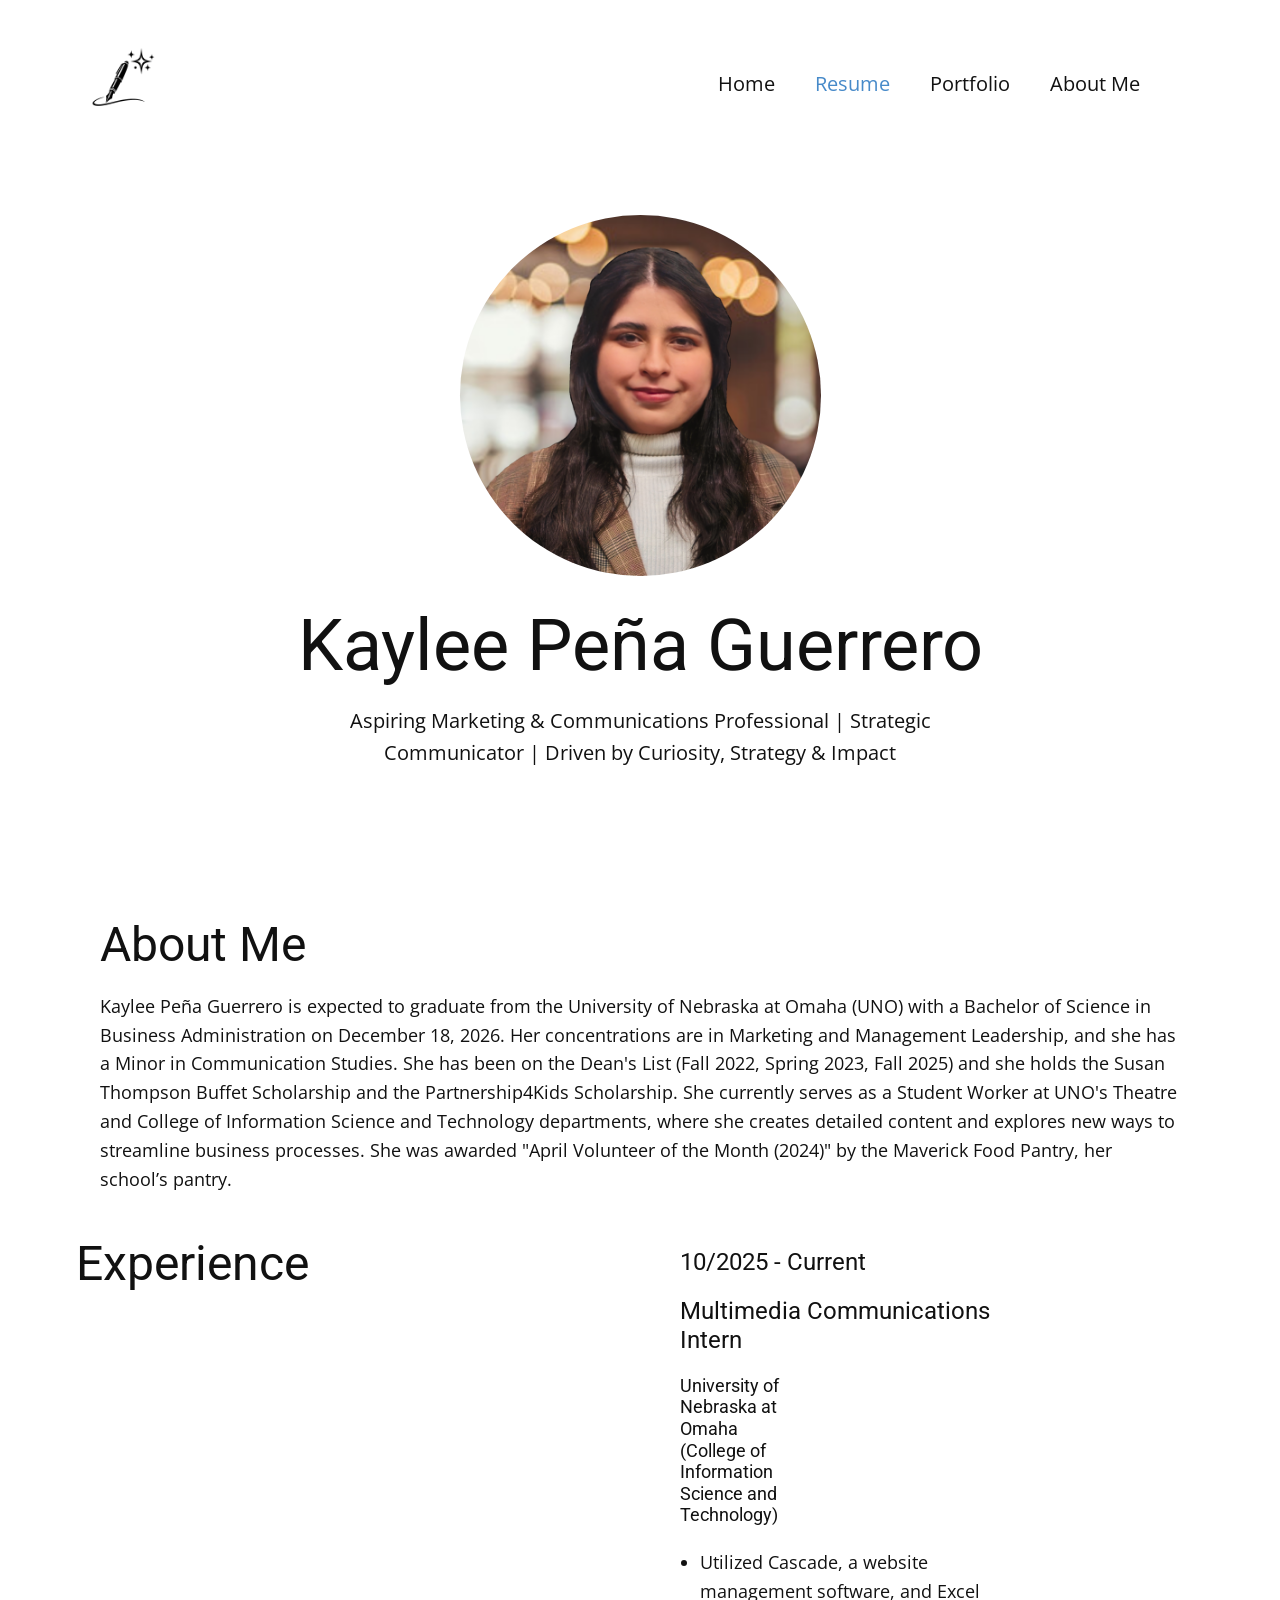
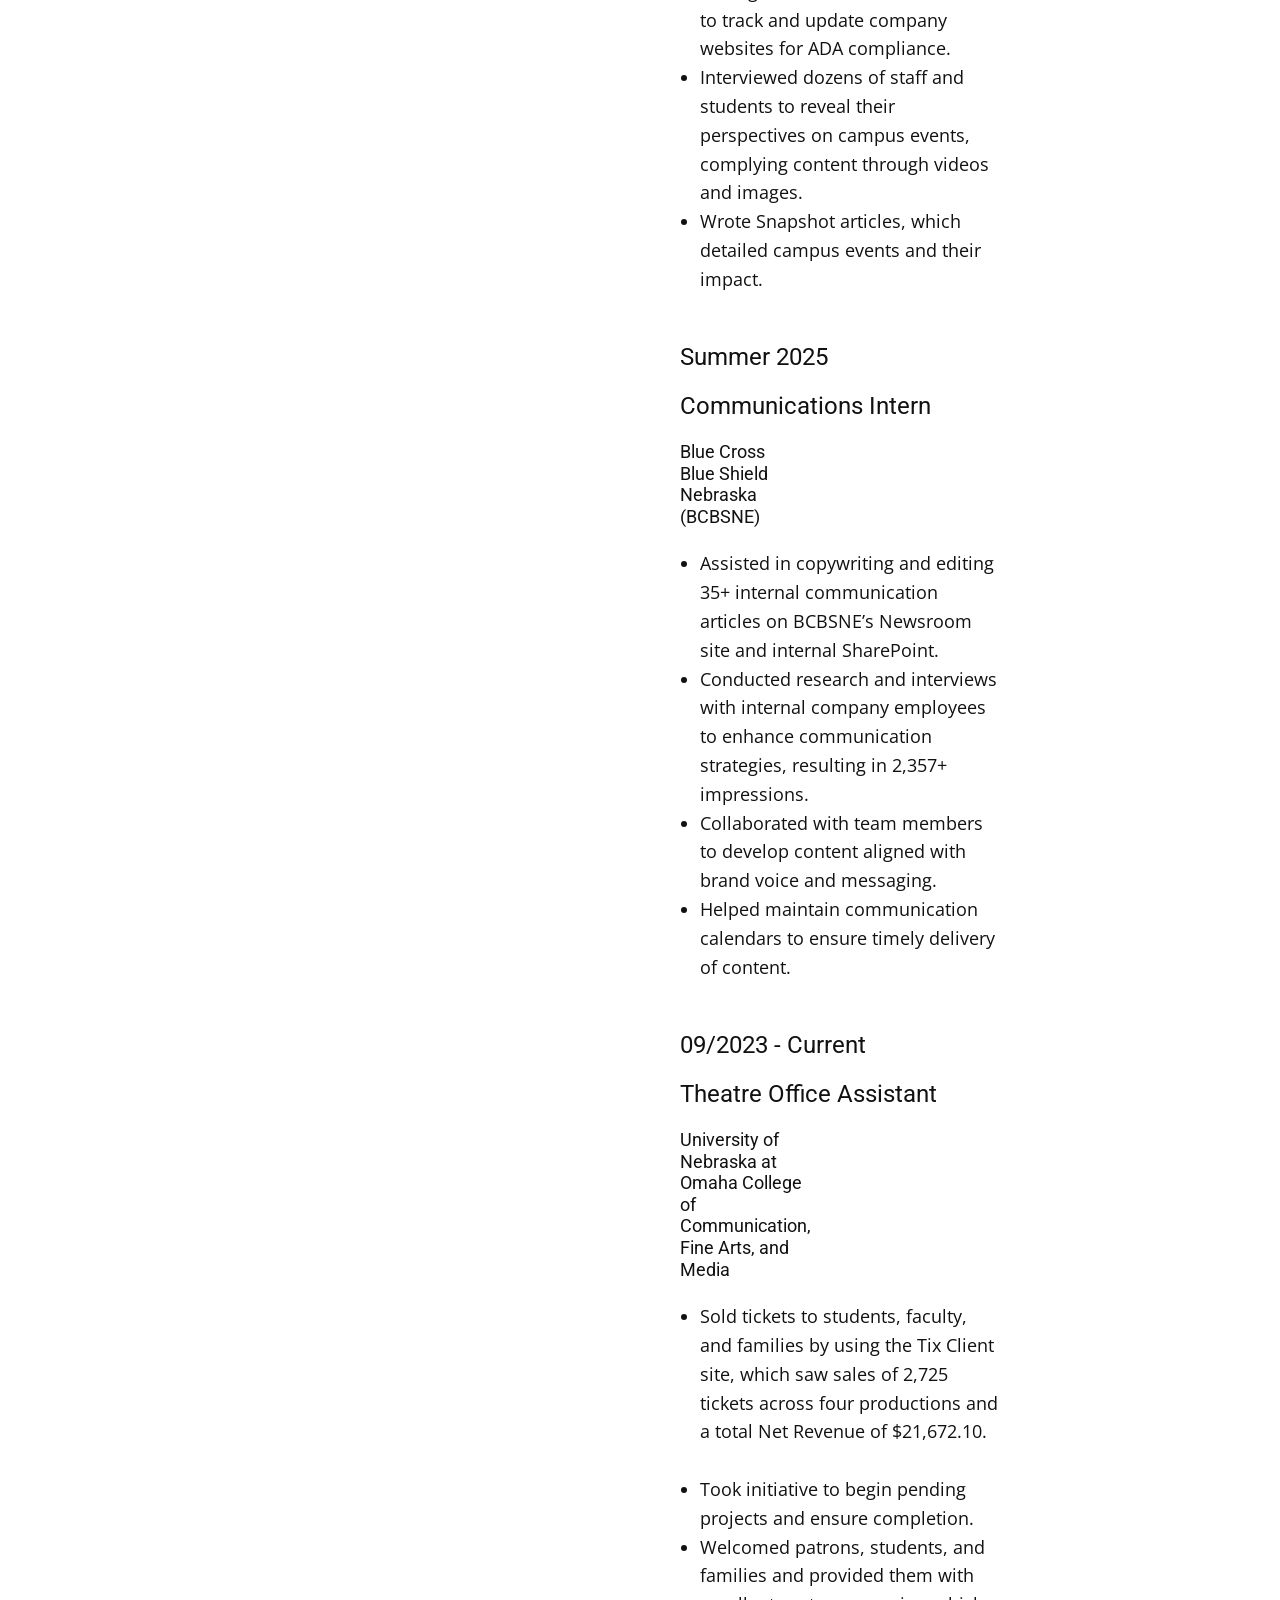
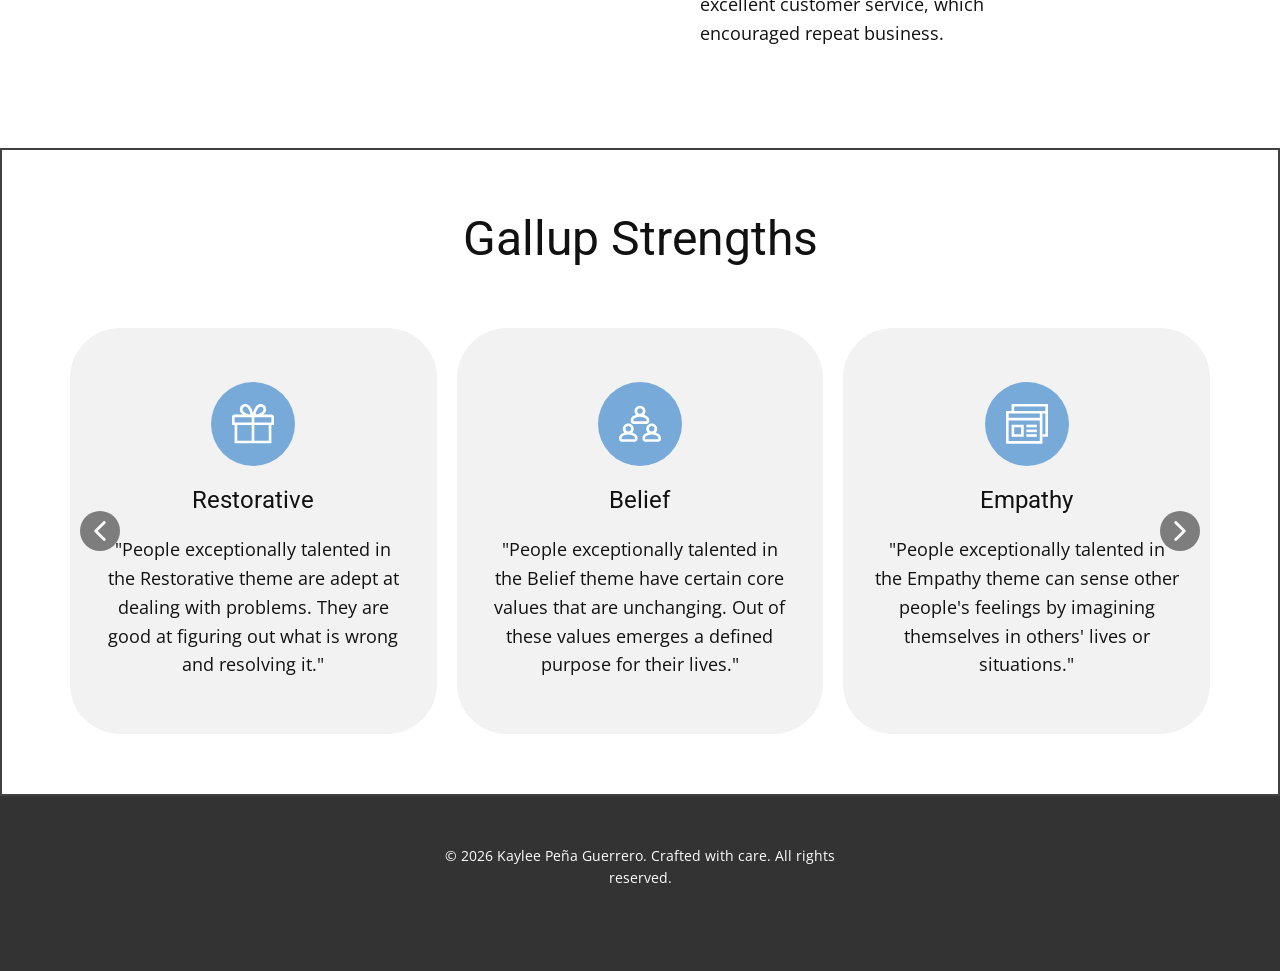
<file: WebSite6631540/Resume.html>
<!DOCTYPE html>
<html style="font-size: 16px;" lang="en"><head>
    <meta name="viewport" content="width=device-width, initial-scale=1.0">
    <meta charset="utf-8">
    <meta name="keywords" content="About Us, Key Features, Contact us">
    <meta name="description" content="">
    <title>Resume</title>
    <link rel="stylesheet" href="nicepage.css" media="screen">
<link rel="stylesheet" href="Resume.css" media="screen">
    <script class="u-script" type="text/javascript" src="jquery.js" defer=""></script>
    <script class="u-script" type="text/javascript" src="nicepage.js" defer=""></script>
    <meta name="generator" content="Nicepage 8.3.10, nicepage.com">
    
    
    
    
    
    
    
    <link id="u-page-google-font" rel="stylesheet" href="https://fonts.googleapis.com/css2?display=swap&amp;family=Roboto:ital,wght@0,100;0,200;0,300;0,400;0,500;0,600;0,700;0,800;0,900;1,100;1,200;1,300;1,400;1,500;1,600;1,700;1,800;1,900&amp;family=Open+Sans:ital,wght@0,300;0,400;0,500;0,600;0,700;0,800;1,300;1,400;1,500;1,600;1,700;1,800">
    <script type="application/ld+json">{
		"@context": "http://schema.org",
		"@type": "Organization",
		"name": "",
		"logo": "images/Copilot_20260319_022732.png"
}</script>
    <meta name="theme-color" content="#478ac9">
    <meta property="og:title" content="Resume">
    <meta property="og:type" content="website">
  <meta data-intl-tel-input-cdn-path="intlTelInput/"></head>
  <body data-path-to-root="./" data-include-products="false" class="u-body u-clearfix u-xl-mode" data-lang="en"><header class="u-clearfix u-header u-header" id="header"><div class="u-clearfix u-sheet u-valign-middle-lg u-valign-middle-sm u-sheet-1">
        <a href="./" data-page-id="214201753" class="u-image u-logo u-image-1" data-image-width="1024" data-image-height="1024">
          <img src="images/Copilot_20260319_022732.png" class="u-logo-image u-logo-image-1" title="Home">
        </a>
        <nav class="u-menu u-menu-one-level u-offcanvas u-menu-1" role="navigation">
          <div class="menu-collapse" style="font-size: 1.25rem; letter-spacing: 0px;">
            <a class="u-button-style u-custom-left-right-menu-spacing u-custom-padding-bottom u-custom-top-bottom-menu-spacing u-hamburger-link u-nav-link u-text-active-palette-1-base u-text-hover-palette-2-base u-hamburger-link-1" href="#" tabindex="-1" aria-label="Open menu" aria-controls="70d4">
              <svg class="u-svg-link" viewBox="0 0 24 24"><use xlink:href="#menu-hamburger"></use></svg>
              <svg class="u-svg-content" version="1.1" id="menu-hamburger" viewBox="0 0 16 16" x="0px" y="0px" xmlns:xlink="http://www.w3.org/1999/xlink" xmlns="http://www.w3.org/2000/svg"><g><rect y="1" width="16" height="2"></rect><rect y="7" width="16" height="2"></rect><rect y="13" width="16" height="2"></rect>
</g></svg>
            </a>
          </div>
          <div class="u-custom-menu u-nav-container">
            <ul class="u-nav u-unstyled u-nav-1" role="menubar"><li role="none" class="u-nav-item"><a role="menuitem" class="u-button-style u-nav-link u-text-active-palette-1-base u-text-hover-palette-2-base u-nav-link-2" href="./">Home</a>
</li><li role="none" class="u-nav-item"><a role="menuitem" class="u-button-style u-nav-link u-text-active-palette-1-base u-text-hover-palette-2-base u-nav-link-2" href="Resume.html">Resume</a>
</li><li role="none" class="u-nav-item"><a role="menuitem" class="u-button-style u-nav-link u-text-active-palette-1-base u-text-hover-palette-2-base u-nav-link-2" href="Portfolio.html">Portfolio</a>
</li><li role="none" class="u-nav-item"><a role="menuitem" class="u-button-style u-nav-link u-text-active-palette-1-base u-text-hover-palette-2-base u-nav-link-2" href="About-Me.html">About Me</a>
</li></ul>
          </div>
          <div class="u-custom-menu u-nav-container-collapse" id="70d4" role="region" aria-label="Menu panel">
            <div class="u-black u-container-style u-inner-container-layout u-opacity u-opacity-95 u-sidenav">
              <div class="u-inner-container-layout u-sidenav-overflow">
                <div class="u-menu-close" tabindex="-1" aria-label="Close menu"></div>
                <ul class="u-align-center u-nav u-popupmenu-items u-unstyled u-nav-2" role="menubar"><li role="none" class="u-nav-item"><a role="menuitem" class="u-button-style u-nav-link" href="./">Home</a>
</li><li role="none" class="u-nav-item"><a role="menuitem" class="u-button-style u-nav-link" href="Resume.html">Resume</a>
</li><li role="none" class="u-nav-item"><a role="menuitem" class="u-button-style u-nav-link" href="Portfolio.html">Portfolio</a>
</li><li role="none" class="u-nav-item"><a role="menuitem" class="u-button-style u-nav-link" href="About-Me.html">About Me</a>
</li></ul>
              </div>
            </div>
            <div class="u-black u-menu-overlay u-opacity u-opacity-70"></div>
          </div>
        </nav>
      </div></header>
    <section class="u-align-center u-clearfix u-container-align-center u-section-1" id="block-5">
      <div class="u-clearfix u-sheet u-sheet-1">
        <div alt="" class="u-image u-image-circle u-image-1" data-image-width="800" data-image-height="800"></div>
        <h1 class="u-align-center u-text u-text-default u-text-1">Kaylee Peña Guerrero </h1>
        <p class="u-align-center u-text u-text-2">Aspiring Marketing &amp; Communications Professional | Strategic Communicator | Driven by Curiosity, Strategy &amp; Impact </p>
      </div>
    </section>
    <section class="u-clearfix u-section-2" id="block-6">
      <div class="u-clearfix u-sheet u-valign-middle-xl u-sheet-1">
        <div class="data-layout-selected u-clearfix u-expanded-width u-gutter-0 u-layout-wrap u-layout-wrap-1">
          <div class="u-layout">
            <div class="u-layout-row">
              <div class="u-align-center-xs u-align-left-lg u-align-left-md u-align-left-sm u-align-left-xl u-container-align-center-sm u-container-align-left-lg u-container-align-left-xl u-container-style u-layout-cell u-right-cell u-size-60 u-layout-cell-1">
                <div class="u-container-layout u-valign-middle-lg u-valign-middle-sm u-container-layout-1">
                  <h2 class="u-align-center-sm u-text u-text-1">About Me</h2>
                  <p class="u-align-center-sm u-text u-text-2"> Kaylee
Peña Guerrero is expected to graduate from the University of Nebraska at Omaha (UNO) with a Bachelor of Science in Business
Administration on December 18, 2026. Her concentrations are in Marketing
and Management Leadership, and she has a Minor in Communication Studies. She
has been on the Dean's List (Fall 2022, Spring 2023, Fall 2025) and she holds
the Susan Thompson Buffet Scholarship and the Partnership4Kids Scholarship. She
currently serves as a Student Worker at UNO's Theatre and College of Information Science and Technology departments,
where she creates detailed content and explores new ways to streamline business
processes. She was awarded "April Volunteer of the Month (2024)" by the Maverick Food Pantry, her school’s pantry. </p>
                </div>
              </div>
            </div>
          </div>
        </div>
      </div>
    </section>
    <section class="u-clearfix u-valign-middle-xs u-valign-top-lg u-valign-top-xl u-section-3" id="block-10">
      <div class="data-layout-selected u-clearfix u-expanded-width u-layout-wrap u-layout-wrap-1">
        <div class="u-layout" style="">
          <div class="u-layout-row" style="">
            <div class="u-container-style u-layout-cell u-size-30 u-layout-cell-1">
              <div class="u-container-layout u-valign-top-lg u-valign-top-md u-valign-top-sm u-valign-top-xl u-container-layout-1">
                <h2 class="u-text u-text-default u-text-1">Experience </h2>
              </div>
            </div>
            <div class="u-container-style u-layout-cell u-size-30 u-layout-cell-2">
              <div class="u-container-layout u-valign-top-lg u-valign-top-md u-valign-top-sm u-valign-top-xl u-container-layout-2">
                <div class="u-expanded-width u-list u-list-1">
                  <div class="u-repeater u-repeater-1">
                    <div class="u-container-style u-list-item u-repeater-item">
                      <div class="u-container-layout u-similar-container u-container-layout-3">
                        <h4 class="u-text u-text-default u-text-2">10/2025 - Current </h4>
                        <h4 class="u-text u-text-default u-text-3">Multimedia Communications Intern </h4>
                        <h6 class="u-text u-text-default u-text-4">University of Nebraska at Omaha (College of Information Science and Technology) </h6>
                        <ul class="u-text u-text-default u-text-5">
                          <li><!--[if !supportLists]--><!--[endif]-->Utilized
Cascade, a website management software, and Excel to track and update company
websites for ADA compliance.</li>
                          <li><!--[endif]-->Interviewed
dozens of staff and students to reveal their perspectives on campus events,
complying content through videos and images.</li>
                          <li><!--[if !supportLists]--><!--[endif]-->Wrote Snapshot articles, which detailed campus
events and their impact. </li>
                        </ul>
                      </div>
                    </div>
                    <div class="u-container-style u-list-item u-repeater-item">
                      <div class="u-container-layout u-similar-container u-container-layout-4">
                        <h4 class="u-text u-text-default u-text-6">Summer 2025 </h4>
                        <h4 class="u-text u-text-default u-text-7">Communications Intern </h4>
                        <h6 class="u-text u-text-default u-text-8">Blue Cross Blue Shield Nebraska (BCBSNE) </h6>
                        <ul class="u-text u-text-default u-text-9">
                          <li>Assisted in
copywriting and editing 35+ internal communication articles on BCBSNE’s
Newsroom site and internal SharePoint.</li>
                          <li style=""><!--[if !supportLists]--><!--[endif]-->Conducted
research and interviews with internal company employees to enhance
communication strategies, resulting in 2,357+ impressions.</li>
                          <li style=""><!--[if !supportLists]--><!--[endif]-->Collaborated with
team members to develop content aligned with brand voice and messaging.</li>
                          <li style=""><!--[if !supportLists]--><!--[endif]-->Helped maintain
communication calendars to ensure timely delivery of content. <br>
                          </li>
                        </ul>
                      </div>
                    </div>
                    <div class="u-container-style u-list-item u-repeater-item">
                      <div class="u-container-layout u-similar-container u-container-layout-5">
                        <h4 class="u-text u-text-default u-text-10">09/2023 - Current </h4>
                        <h4 class="u-text u-text-default u-text-11">Theatre Office Assistant </h4>
                        <h6 class="u-text u-text-default u-text-12">University of Nebraska at Omaha College of Communication, Fine Arts, and Media </h6>
                        <ul class="u-text u-text-default u-text-13">
                          <li><!--[if !supportLists]--><!--[endif]-->Sold tickets to
students, faculty, and families by using the Tix Client site, which saw sales
of 2,725 tickets across four productions and a total Net Revenue of $21,672.10.<!--[if !supportLists]-->&nbsp; &nbsp; &nbsp;&nbsp;<!--[endif]-->
                            <br>
                          </li>
                          <li>Took initiative
to begin pending projects and ensure completion.&nbsp;<!--[if !supportLists]--><!--[endif]-->
                            <br>
                          </li>
                          <li>Welcomed patrons,
students, and families and provided them with excellent customer service, which
encouraged repeat business. <br>
                          </li>
                        </ul>
                      </div>
                    </div>
                  </div>
                </div>
              </div>
            </div>
          </div>
        </div>
      </div>
    </section>
    <section class="u-align-center u-border-2 u-border-grey-75 u-clearfix u-container-align-center u-section-4" id="block-7">
      <div class="u-clearfix u-sheet u-valign-middle-lg u-valign-middle-sm u-sheet-1">
        <h2 class="u-align-center u-text u-text-default u-text-1">Gallup Strengths </h2>
        <div class="u-expanded-width u-layout-horizontal u-list u-list-1">
          <div class="u-repeater u-repeater-1">
            <div class="u-align-center u-container-align-center u-container-style u-grey-5 u-list-item u-radius-50 u-repeater-item u-shape-round u-list-item-1">
              <div class="u-container-layout u-similar-container u-valign-middle-lg u-valign-middle-md u-valign-middle-sm u-valign-middle-xl u-container-layout-1"><span class="u-icon u-icon-circle u-palette-1-light-1 u-icon-1"><svg class="u-svg-link" preserveAspectRatio="xMidYMin slice" viewBox="0 0 128 128" style=""><use xlink:href="#svg-f704"></use></svg><svg class="u-svg-content" viewBox="0 0 128 128" id="svg-f704"><path d="m40.6 11c2.3 0 4.4 0.9 6.1 2.5 5.4 5.4 10.8 19.2 8.9 21.2 0 0-0.3 0.3-1.5 0.3-5.5 0-16.1-5.7-19.5-9.2-3.4-3.4-3.4-8.9 0-12.2 1.5-1.7 3.7-2.6 6-2.6m46.8 0.1c2.2 0 4.4 0.8 6.1 2.4 3.4 3.4 3.4 8.9 0 12.2-3.4 3.5-14 9.2-19.5 9.2-1.1 0-1.5-0.3-1.5-0.3-1.9-1.9 3.5-15.7 8.9-21.2 1.6-1.5 3.8-2.3 6-2.3m32.6 32.1v16h-52v-16h52m-60 0v16h-52v-16h52m52 23.9v47.9h-44v-47.9h44m-52 0v47.9h-44v-47.9h44m-19.4-64.1c-4.4 0-8.6 1.7-11.7 4.9-6.5 6.5-6.5 17 0 23.5 1.2 1.2 2.8 2.5 4.7 3.8h-25.6c-4.4 0-8 3.6-8 8v24h8v55.8h112v-55.9h8v-24c0-4.4-3.6-8-8-8h-25.6c1.9-1.3 3.6-2.6 4.7-3.8 6.5-6.5 6.5-17 0-23.5-3-3-7.3-4.8-11.7-4.8s-8.7 1.7-11.7 4.8c-4.6 4.6-7.8 11.7-8.9 14.5-2.2 5.4-3 9.5-2.5 12.8h-0.5c0.5-3.2-0.4-7.4-2.5-12.8-1.2-2.8-4.3-9.9-8.9-14.5-3.2-3.1-7.4-4.8-11.8-4.8z"></path></svg></span>
                <h4 class="u-text u-text-2">Restorative </h4>
                <p class="u-text u-text-3">"People exceptionally talented in the Restorative theme are adept at
 dealing with problems. They are good at figuring out what is wrong and 
resolving it." </p>
              </div>
            </div>
            <div class="u-align-center u-container-align-center u-container-style u-grey-5 u-list-item u-radius-50 u-repeater-item u-shape-round u-list-item-2">
              <div class="u-container-layout u-similar-container u-valign-middle-lg u-valign-middle-md u-valign-middle-sm u-valign-middle-xl u-container-layout-2"><span class="u-icon u-icon-circle u-palette-1-light-1 u-icon-2"><svg class="u-svg-link" preserveAspectRatio="xMidYMin slice" viewBox="0 0 128 128" style=""><use xlink:href="#svg-5294"></use></svg><svg class="u-svg-content" viewBox="0 0 128 128" id="svg-5294"><path d="m44.1 63.9h39.8c4.6 0 8.4-3.9 8.4-8.8v-1.8c0-5.6-2.8-10.7-7.3-13.3-2.4-1.4-5.4-2.9-8.8-4.1 2.8-3 4.6-6.9 4.6-11.3-0.1-9.2-7.6-16.6-16.8-16.6s-16.7 7.4-16.7 16.5c0 4.4 1.7 8.4 4.6 11.3-3.4 1.2-6.5 2.7-8.8 4.1-4.5 2.7-7.3 7.7-7.3 13.3v1.8c-0.1 4.9 3.7 8.9 8.3 8.9zm19.9-48c4.8 0 8.7 3.9 8.7 8.6 0 4.8-3.9 8.6-8.7 8.6s-8.7-3.9-8.7-8.6 3.9-8.6 8.7-8.6zm-20.3 37.3c0-2.7 1.3-5.3 3.4-6.5 4-2.3 10.2-5.1 16.9-5.1s12.9 2.8 16.9 5.1c2.1 1.2 3.4 3.8 3.4 6.5v1.8c0 0.6-0.3 0.9-0.4 0.9h-39.8c-0.1 0-0.4-0.3-0.4-0.9v-1.8zm5.5 40.9c-2.4-1.4-5.4-2.9-8.8-4.1 2.8-3 4.6-7 4.6-11.3 0-9.1-7.5-16.5-16.7-16.5s-16.7 7.4-16.7 16.5c0 4.4 1.7 8.4 4.6 11.3-3.4 1.2-6.5 2.7-8.8 4.1-4.6 2.6-7.4 7.7-7.4 13.3v1.8c0 4.9 3.8 8.8 8.4 8.8h39.8c4.6 0 8.4-3.9 8.4-8.8v-1.8c0-5.6-2.8-10.7-7.4-13.3zm-20.9-24.1c4.8 0 8.7 3.9 8.7 8.6 0 4.8-3.9 8.6-8.7 8.6s-8.7-3.9-8.7-8.6 3.9-8.6 8.7-8.6zm20.3 39.2c0 0.6-0.3 0.9-0.4 0.9h-39.8c-0.1 0-0.4-0.3-0.4-0.9v-1.8c0-2.7 1.3-5.3 3.4-6.5 4-2.3 10.2-5.1 16.9-5.1s12.9 2.8 16.9 5.1c2.1 1.2 3.4 3.8 3.4 6.5v1.8zm72.1-15.1c-2.4-1.4-5.4-2.9-8.8-4.1 2.8-3 4.6-6.9 4.6-11.3 0-9.1-7.5-16.5-16.7-16.5s-16.7 7.4-16.7 16.5c-0.1 4.3 1.7 8.3 4.5 11.3-3.4 1.2-6.5 2.7-8.8 4.1-4.5 2.7-7.3 7.7-7.3 13.3v1.8c0 4.9 3.8 8.8 8.4 8.8h39.8c4.6 0 8.4-3.9 8.4-8.8v-1.8c-0.1-5.6-2.9-10.7-7.4-13.3zm-21-24.1c4.8 0 8.7 3.9 8.7 8.6 0 4.8-3.9 8.6-8.7 8.6s-8.7-3.9-8.7-8.6 3.9-8.6 8.7-8.6zm20.3 39.2c0 0.6-0.3 0.9-0.4 0.9h-39.8c-0.1 0-0.4-0.3-0.4-0.9v-1.8c0-2.7 1.3-5.3 3.4-6.5 4-2.3 10.2-5.1 16.9-5.1s12.9 2.8 16.9 5.1c2.1 1.2 3.4 3.8 3.4 6.5v1.8z"></path></svg></span>
                <h4 class="u-text u-text-4">Belief </h4>
                <p class="u-text u-text-5">"People exceptionally talented in the Belief theme have certain core
 values that are unchanging. Out of these values emerges a defined 
purpose for their lives." </p>
              </div>
            </div>
            <div class="u-align-center u-container-align-center u-container-style u-grey-5 u-list-item u-radius-50 u-repeater-item u-shape-round u-list-item-3">
              <div class="u-container-layout u-similar-container u-valign-middle-lg u-valign-middle-md u-valign-middle-sm u-valign-middle-xl u-container-layout-3"><span class="u-icon u-icon-circle u-palette-1-light-1 u-icon-3"><svg class="u-svg-link" preserveAspectRatio="xMidYMin slice" viewBox="0 0 128 128" style=""><use xlink:href="#svg-e75f"></use></svg><svg class="u-svg-content" viewBox="0 0 128 128" id="svg-e75f"><polygon points="128 3 17 3 17 24 25 24 25 11 120 11 120 24 111 24 111 32 120 32 120 95 111 95 111 103 128 103"></polygon><path d="m25 24h-25v100h111v-100h-86zm78 92h-95v-63h95v63zm0-71h-95v-13h95v13z"></path><path d="m46 74v21h-21v-21h21m8-8h-37v37h37v-37z"></path><rect x="62" y="66" width="32" height="8"></rect><rect x="62" y="81" width="32" height="8"></rect><rect x="62" y="95" width="32" height="8"></rect></svg></span>
                <h4 class="u-text u-text-6">Empathy </h4>
                <p class="u-text u-text-7">"People exceptionally talented in the Empathy theme can sense other 
people's feelings by imagining themselves in others' lives or 
situations." </p>
              </div>
            </div>
            <div class="u-align-center u-container-align-center u-container-style u-grey-5 u-list-item u-radius-50 u-repeater-item u-shape-round u-list-item-4">
              <div class="u-container-layout u-similar-container u-valign-middle-lg u-valign-middle-md u-valign-middle-sm u-valign-middle-xl u-container-layout-4"><span class="u-icon u-icon-circle u-palette-1-light-1 u-icon-4"><svg class="u-svg-link" preserveAspectRatio="xMidYMin slice" viewBox="0 0 128 128" style=""><use xlink:href="#svg-6993"></use></svg><svg class="u-svg-content" viewBox="0 0 128 128" id="svg-6993"><path d="m119.4 104.8-17.8-30.8c1.6-1.3 2.5-3.4 2.4-5.6l-1.3-10.7 7.4-7.6c2.3-2.3 2.4-6.1 0.2-8.8l-7.4-7.9 1.5-10.8c0.3-3.2-2-6.4-5.2-7l-10.7-2.1-5.2-9.4c-1.1-2.2-3.3-3.5-5.8-3.5-0.8 0-1.5 0.1-2.3 0.4l-10.4 4.4-9.6-4.6c-0.9-0.5-1.9-0.7-3-0.7-0.6 0-1.3 0.1-1.9 0.3-1.6 0.5-2.9 1.5-3.8 3l-5.3 9.4-10.7 1.9c-3.4 0.6-5.7 3.7-5.4 7.1l1.3 10.7-7.4 7.6c-2.3 2.3-2.4 6.1-0.2 8.8l7.4 7.9-1.5 10.8c-0.3 2.3 0.8 4.6 2.7 5.9l-17.9 31.3c-0.7 1.1-0.7 2.6-0.1 3.9v0.1l0.1 0.1c0.8 1.2 2 1.9 3.4 1.9h19.2l8.7 14.9c0.8 1.2 2 1.9 3.4 1.9s2.8-0.8 3.5-2l16.6-27.9 16.8 28.3c0.8 1.2 2 1.9 3.4 1.9s2.8-0.8 3.5-2l8.7-15.3h19.2c1.4 0 2.7-0.8 3.4-1.9 0.9-1.1 0.9-2.7 0.1-3.9zm-34.9 11.3-17.9-30.5 7.4 3.6c0.9 0.4 1.8 0.6 2.9 0.6 2.4 0 4.6-1.2 5.7-3.2l5.3-9.4 5.8-1 15.4 26.6h-14.7c-1.4 0-2.8 0.8-3.5 2l-6.4 11.3zm-40-0.3-6.5-11c-0.8-1.2-2-1.9-3.4-1.9h-14.8l15.5-27 5.4 0.9 5.2 9.3c1.1 2.2 3.3 3.5 5.8 3.5 0.8 0 1.5-0.1 2.3-0.4l0.5-0.1 3.9-1.8 1.4 2.4-15.3 26.1zm-11.9-78.1c1.4-1.4 2.1-3.4 1.8-5.3l-1.2-10 10.2-1.8c1.9-0.3 3.6-1.6 4.6-3.2l4.9-8.8 9 4.3c0.9 0.5 1.9 0.7 2.9 0.7s2-0.2 2.9-0.7l9.2-4.1 4.9 9.1c1.1 1.7 2.7 2.9 4.5 3.1l10 1.9-1.4 10c-0.3 1.9 0.3 4 1.7 5.3l6.9 7.3-7 7.1c-1.5 1.4-2.1 3.4-1.8 5.3l1.2 9.9-9.9 1.6c-2 0.3-3.7 1.6-4.6 3.2l-4.9 8.8-9-4.3c-0.9-0.5-1.9-0.7-2.9-0.7s-2 0.2-2.9 0.7l-9.2 4.2-4.9-9c-1.1-1.7-2.8-2.9-4.6-3.1l-10.1-1.8 1.4-10c0.3-1.9-0.3-4-1.7-5.3l-6.8-7.4 6.8-7z"></path><path d="m64.5 71c14.7 0 26.6-11.7 26.6-26.2 0-14.4-11.9-26.2-26.6-26.2s-26.6 11.7-26.6 26.2 11.9 26.2 26.6 26.2zm0-44.4c10.2 0 18.6 8.2 18.6 18.3s-8.3 18.3-18.6 18.3c-10.2 0-18.6-8.2-18.6-18.3s8.4-18.3 18.6-18.3z"></path></svg></span>
                <h4 class="u-text u-text-8">Discipline </h4>
                <p class="u-text u-text-9">"People exceptionally talented in the Discipline theme enjoy routine
 and structure. Their world is best described by the order they create." </p>
              </div>
            </div>
            <div class="u-align-center u-container-align-center u-container-style u-grey-5 u-list-item u-radius-50 u-repeater-item u-shape-round u-list-item-5">
              <div class="u-container-layout u-similar-container u-valign-middle-lg u-valign-middle-md u-valign-middle-sm u-valign-middle-xl u-container-layout-5"><span class="u-icon u-icon-circle u-palette-1-light-1 u-icon-5"><svg class="u-svg-link" preserveAspectRatio="xMidYMin slice" viewBox="0 0 128 128" style=""><use xlink:href="#svg-7185"></use></svg><svg class="u-svg-content" viewBox="0 0 128 128" id="svg-7185"><path d="m117.4 76c1.5 0 2.7 1.2 2.7 2.7v38.7c0 1.5-1.2 2.7-2.7 2.7h-38.7c-1.5 0-2.7-1.2-2.7-2.7v-38.7c0-1.5 1.2-2.7 2.7-2.7h38.7m0-7.9h-38.7c-5.8 0-10.6 4.8-10.6 10.6v38.7c0 5.8 4.8 10.6 10.6 10.6h38.7c5.8 0 10.6-4.8 10.6-10.6v-38.7c0-5.8-4.8-10.6-10.6-10.6z"></path><path d="m49.3 7.9c1.5 0 2.7 1.2 2.7 2.7v38.7c0 1.5-1.2 2.7-2.7 2.7h-38.7c-1.5 0-2.7-1.2-2.7-2.7v-38.7c0-1.5 1.2-2.7 2.7-2.7h38.7m0-7.9h-38.7c-5.8 0-10.6 4.8-10.6 10.6v38.7c0 5.8 4.8 10.6 10.6 10.6h38.7c5.8 0 10.6-4.8 10.6-10.6v-38.7c0-5.8-4.8-10.6-10.6-10.6z"></path><path d="m90 7.9c0.7 0 1.4 0.3 1.9 0.8l27.4 27.4c1 1 1 2.7 0 3.8l-27.4 27.3c-0.5 0.5-1.2 0.8-1.9 0.8s-1.4-0.3-1.9-0.8l-27.3-27.3c-1-1-1-2.7 0-3.8l27.3-27.4c0.6-0.5 1.3-0.8 1.9-0.8m0-7.9c-2.8 0-5.5 1.1-7.5 3.1l-27.3 27.4c-2 2-3.1 4.7-3.1 7.5s1.1 5.5 3.1 7.5l27.4 27.4c2 2 4.7 3.1 7.5 3.1s5.5-1.1 7.5-3.1l27.4-27.4c2-2 3.1-4.7 3.1-7.5s-1.1-5.5-3.1-7.5l-27.5-27.4c-2-2-4.6-3.1-7.5-3.1z"></path><path d="m49.3 76c1.5 0 2.7 1.2 2.7 2.7v38.7c0 1.5-1.2 2.7-2.7 2.7h-38.7c-1.5 0-2.7-1.2-2.7-2.7v-38.7c0-1.5 1.2-2.7 2.7-2.7h38.7m0-7.9h-38.7c-5.8 0-10.6 4.8-10.6 10.6v38.7c0 5.8 4.8 10.6 10.6 10.6h38.7c5.8 0 10.6-4.8 10.6-10.6v-38.7c0-5.8-4.8-10.6-10.6-10.6z"></path></svg></span>
                <h4 class="u-text u-text-10">Consistency </h4>
                <p class="u-text u-text-11">"People exceptionally talented in the Consistency theme are keenly 
aware of the need to treat people the same. They crave stable routines 
and clear rules and procedures that everyone can follow." </p>
              </div>
            </div>
          </div>
          <a class="u-absolute-vcenter u-gallery-nav u-gallery-nav-prev u-grey-70 u-icon-circle u-opacity u-opacity-70 u-spacing-10 u-text-white u-gallery-nav-1" href="#" role="button"><span aria-hidden="true">
              <svg viewBox="0 0 451.847 451.847"><path d="M97.141,225.92c0-8.095,3.091-16.192,9.259-22.366L300.689,9.27c12.359-12.359,32.397-12.359,44.751,0
c12.354,12.354,12.354,32.388,0,44.748L173.525,225.92l171.903,171.909c12.354,12.354,12.354,32.391,0,44.744
c-12.354,12.365-32.386,12.365-44.745,0l-194.29-194.281C100.226,242.115,97.141,234.018,97.141,225.92z"></path></svg></span><span class="sr-only">
              <svg viewBox="0 0 451.847 451.847"><path d="M97.141,225.92c0-8.095,3.091-16.192,9.259-22.366L300.689,9.27c12.359-12.359,32.397-12.359,44.751,0
c12.354,12.354,12.354,32.388,0,44.748L173.525,225.92l171.903,171.909c12.354,12.354,12.354,32.391,0,44.744
c-12.354,12.365-32.386,12.365-44.745,0l-194.29-194.281C100.226,242.115,97.141,234.018,97.141,225.92z"></path></svg></span>
          </a>
          <a class="u-absolute-vcenter u-gallery-nav u-gallery-nav-next u-grey-70 u-icon-circle u-opacity u-opacity-70 u-spacing-10 u-text-white u-gallery-nav-2" href="#" role="button"><span aria-hidden="true">
              <svg viewBox="0 0 451.846 451.847"><path d="M345.441,248.292L151.154,442.573c-12.359,12.365-32.397,12.365-44.75,0c-12.354-12.354-12.354-32.391,0-44.744
L278.318,225.92L106.409,54.017c-12.354-12.359-12.354-32.394,0-44.748c12.354-12.359,32.391-12.359,44.75,0l194.287,194.284
c6.177,6.18,9.262,14.271,9.262,22.366C354.708,234.018,351.617,242.115,345.441,248.292z"></path></svg></span><span class="sr-only">
              <svg viewBox="0 0 451.846 451.847"><path d="M345.441,248.292L151.154,442.573c-12.359,12.365-32.397,12.365-44.75,0c-12.354-12.354-12.354-32.391,0-44.744
L278.318,225.92L106.409,54.017c-12.354-12.359-12.354-32.394,0-44.748c12.354-12.359,32.391-12.359,44.75,0l194.287,194.284
c6.177,6.18,9.262,14.271,9.262,22.366C354.708,234.018,351.617,242.115,345.441,248.292z"></path></svg></span>
          </a>
        </div>
      </div>
    </section>
    
    
    
    
    <footer class="u-align-center u-clearfix u-container-align-center u-footer u-grey-80 u-footer" id="footer"><div class="u-clearfix u-sheet u-sheet-1">
        <p class="u-align-center u-small-text u-text u-text-variant u-text-1">© 2026 Kaylee Peña Guerrero. Crafted with care. All rights reserved.<br>
        </p>
      </div></footer>
    <section class="u-backlink u-clearfix u-grey-80"></section>
  
</body></html>
</file>
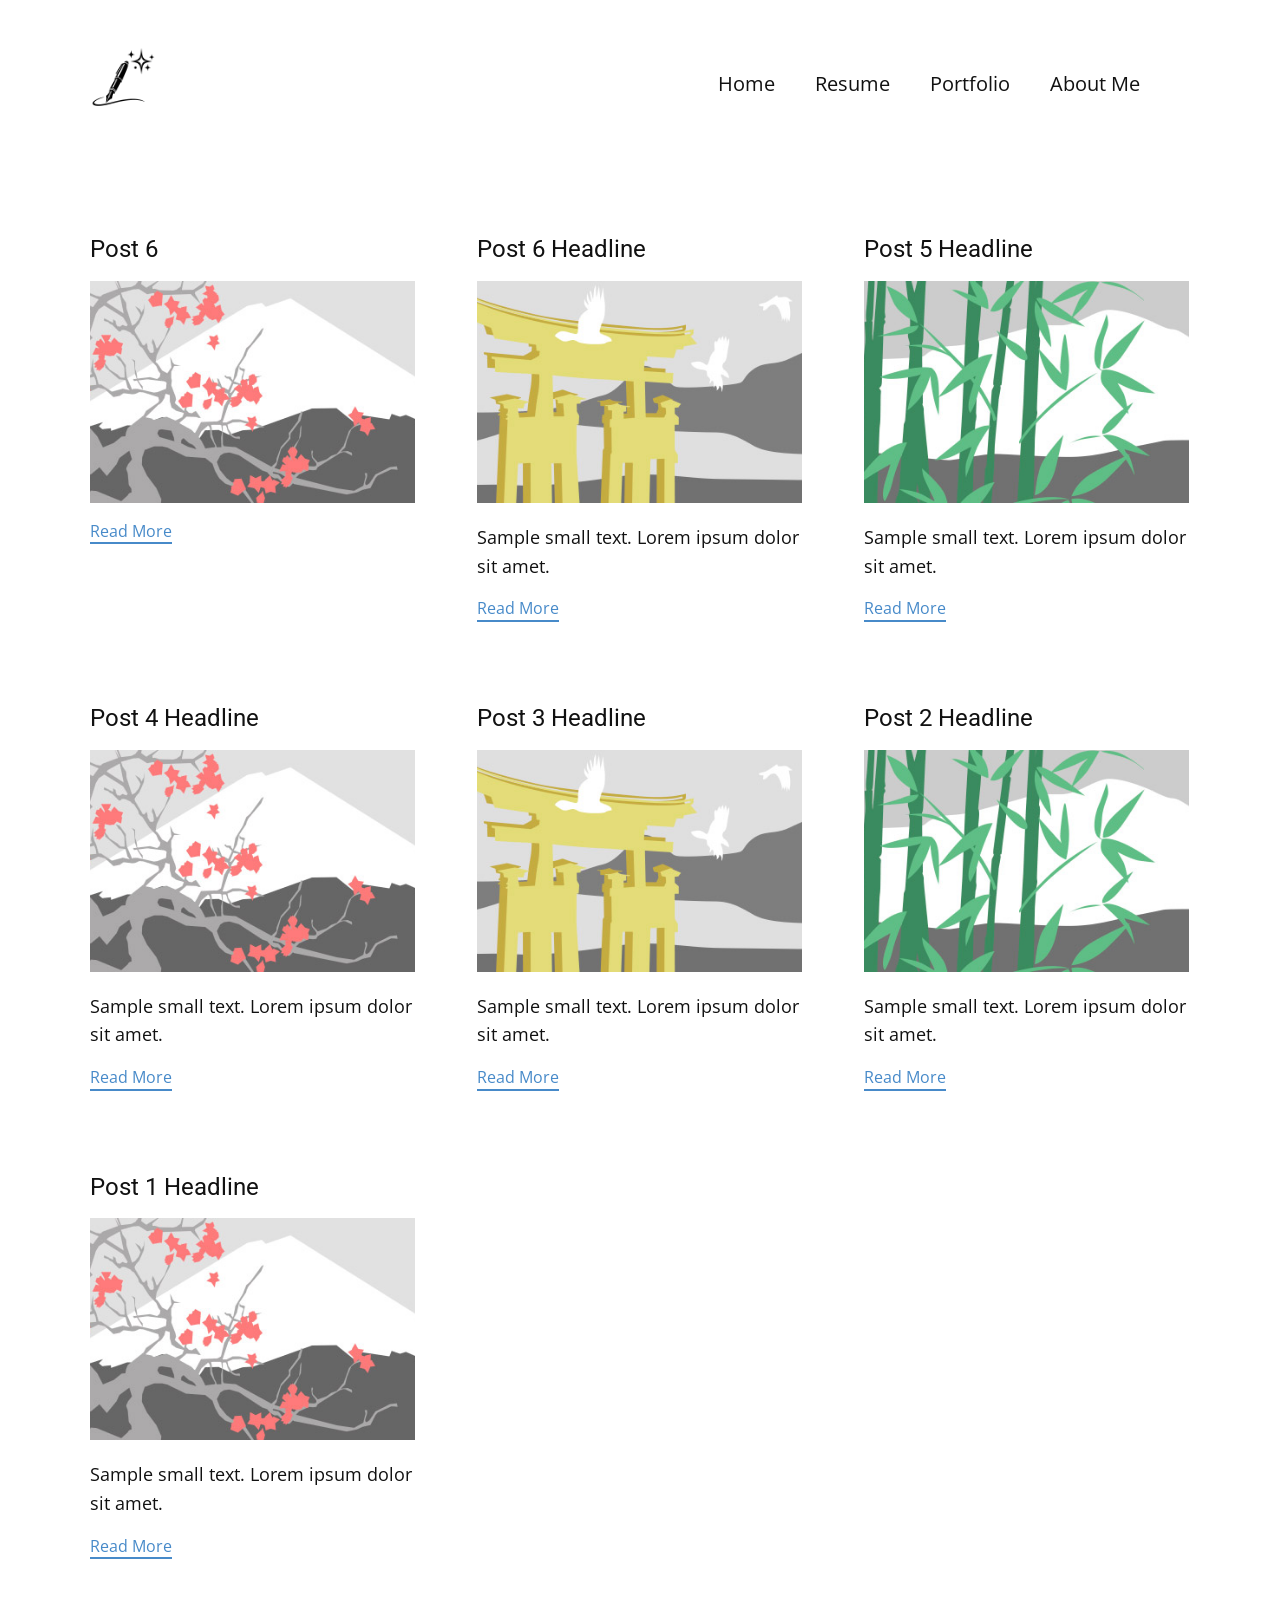
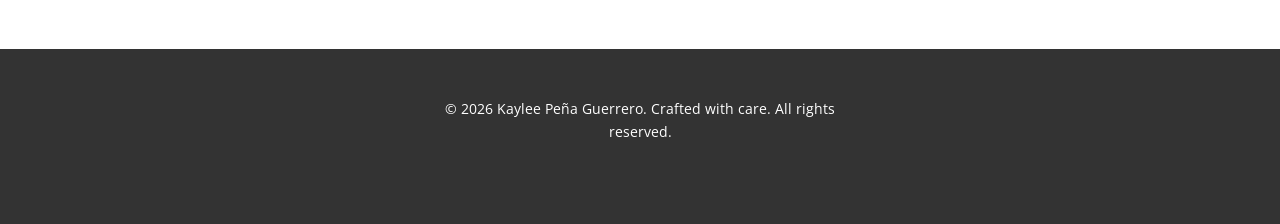
<file: WebSite6631540/blog/blog.html>
<!DOCTYPE html>
<html style="font-size: 16px;" lang="en"><head>
    <meta name="viewport" content="width=device-width, initial-scale=1.0">
    <meta charset="utf-8">
    <meta name="keywords" content="">
    <meta name="description" content="">
    <title>Blog</title>
    <link rel="stylesheet" href="../nicepage.css" media="screen">
<link rel="stylesheet" href="../Blog-Template.css" media="screen">
    <script class="u-script" type="text/javascript" src="../jquery.js" defer=""></script>
    <script class="u-script" type="text/javascript" src="../nicepage.js" defer=""></script>
    <meta name="generator" content="Nicepage 8.3.10, nicepage.com">
    
    
    
    
    <link id="u-page-google-font" rel="stylesheet" href="https://fonts.googleapis.com/css2?display=swap&amp;family=Roboto:ital,wght@0,100;0,200;0,300;0,400;0,500;0,600;0,700;0,800;0,900;1,100;1,200;1,300;1,400;1,500;1,600;1,700;1,800;1,900&amp;family=Open+Sans:ital,wght@0,300;0,400;0,500;0,600;0,700;0,800;1,300;1,400;1,500;1,600;1,700;1,800">
    <script type="application/ld+json">{
		"@context": "http://schema.org",
		"@type": "Organization",
		"name": "",
		"logo": "images/Copilot_20260319_022732.png"
}</script>
    <meta name="theme-color" content="#478ac9">
  <meta data-intl-tel-input-cdn-path="intlTelInput/"></head>
  <body data-path-to-root="../" data-include-products="false" class="u-body u-xl-mode" data-lang="en"><header class="u-clearfix u-header u-header" id="header"><div class="u-clearfix u-sheet u-valign-middle-lg u-valign-middle-sm u-sheet-1">
        <a href="../" data-page-id="214201753" class="u-image u-logo u-image-1" data-image-width="1024" data-image-height="1024">
          <img src="../images/Copilot_20260319_022732.png" class="u-logo-image u-logo-image-1" title="Home">
        </a>
        <nav class="u-menu u-menu-one-level u-offcanvas u-menu-1" role="navigation">
          <div class="menu-collapse" style="font-size: 1.25rem; letter-spacing: 0px;">
            <a class="u-button-style u-custom-left-right-menu-spacing u-custom-padding-bottom u-custom-top-bottom-menu-spacing u-hamburger-link u-nav-link u-text-active-palette-1-base u-text-hover-palette-2-base u-hamburger-link-1" href="#" tabindex="-1" aria-label="Open menu" aria-controls="70d4">
              <svg class="u-svg-link" viewBox="0 0 24 24"><use xlink:href="#menu-hamburger"></use></svg>
              <svg class="u-svg-content" version="1.1" id="menu-hamburger" viewBox="0 0 16 16" x="0px" y="0px" xmlns:xlink="http://www.w3.org/1999/xlink" xmlns="http://www.w3.org/2000/svg"><g><rect y="1" width="16" height="2"></rect><rect y="7" width="16" height="2"></rect><rect y="13" width="16" height="2"></rect>
</g></svg>
            </a>
          </div>
          <div class="u-custom-menu u-nav-container">
            <ul class="u-nav u-unstyled u-nav-1" role="menubar"><li role="none" class="u-nav-item"><a role="menuitem" class="u-button-style u-nav-link u-text-active-palette-1-base u-text-hover-palette-2-base u-nav-link-2" href="../">Home</a>
</li><li role="none" class="u-nav-item"><a role="menuitem" class="u-button-style u-nav-link u-text-active-palette-1-base u-text-hover-palette-2-base u-nav-link-2" href="../Resume.html">Resume</a>
</li><li role="none" class="u-nav-item"><a role="menuitem" class="u-button-style u-nav-link u-text-active-palette-1-base u-text-hover-palette-2-base u-nav-link-2" href="../Portfolio.html">Portfolio</a>
</li><li role="none" class="u-nav-item"><a role="menuitem" class="u-button-style u-nav-link u-text-active-palette-1-base u-text-hover-palette-2-base u-nav-link-2" href="../About-Me.html">About Me</a>
</li></ul>
          </div>
          <div class="u-custom-menu u-nav-container-collapse" id="70d4" role="region" aria-label="Menu panel">
            <div class="u-black u-container-style u-inner-container-layout u-opacity u-opacity-95 u-sidenav">
              <div class="u-inner-container-layout u-sidenav-overflow">
                <div class="u-menu-close" tabindex="-1" aria-label="Close menu"></div>
                <ul class="u-align-center u-nav u-popupmenu-items u-unstyled u-nav-2" role="menubar"><li role="none" class="u-nav-item"><a role="menuitem" class="u-button-style u-nav-link" href="../">Home</a>
</li><li role="none" class="u-nav-item"><a role="menuitem" class="u-button-style u-nav-link" href="../Resume.html">Resume</a>
</li><li role="none" class="u-nav-item"><a role="menuitem" class="u-button-style u-nav-link" href="../Portfolio.html">Portfolio</a>
</li><li role="none" class="u-nav-item"><a role="menuitem" class="u-button-style u-nav-link" href="../About-Me.html">About Me</a>
</li></ul>
              </div>
            </div>
            <div class="u-black u-menu-overlay u-opacity u-opacity-70"></div>
          </div>
        </nav>
      </div></header>
    <section class="u-clearfix u-section-1" id="block-2">
      <div class="u-clearfix u-sheet u-valign-middle u-sheet-1"><!--blog--><!--blog_options_json--><!--{"type":"Recent","source":"","tags":"","count":""}--><!--/blog_options_json-->
        <div class="u-blog u-expanded-width u-repeater u-repeater-1" data-blog-id="blog-1"><!--blog_post-->
          <div class="u-blog-post u-container-style u-repeater-item u-white u-repeater-item-1">
            <div class="u-container-layout u-similar-container u-valign-top u-container-layout-1"><!--blog_post_header-->
              <h4 class="u-blog-control u-text u-text-1">
                <a class="u-post-header-link" href="../blog/post-6.html">Post 6</a>
              </h4><!--/blog_post_header--><!--blog_post_image-->
              <img alt="" class="u-blog-control u-expanded-width u-image u-image-default u-image-1" src="../images/0fd3416c.jpeg" data-href="../blog/post-6.html"><!--/blog_post_image--><!--blog_post_content-->
              <!--/blog_post_content--><!--blog_post_readmore-->
              <a href="../blog/post-6.html" class="u-blog-control u-border-2 u-border-palette-1-base u-btn u-btn-rectangle u-button-style u-none u-btn-1"><!--blog_post_readmore_content--><!--options_json--><!--{"content":"","defaultValue":"Read More"}--><!--/options_json-->Read More<!--/blog_post_readmore_content--></a><!--/blog_post_readmore-->
            </div>
          </div><div class="u-blog-post u-container-style u-repeater-item u-video-cover u-white">
            <div class="u-container-layout u-similar-container u-valign-top u-container-layout-2"><!--blog_post_header-->
              <h4 class="u-blog-control u-text u-text-3">
                <a class="u-post-header-link" href="../blog/post-5.html">Post 6 Headline</a>
              </h4><!--/blog_post_header--><!--blog_post_image-->
              <img alt="" class="u-blog-control u-expanded-width u-image u-image-default u-image-2" src="../images/8ad73f3c.jpeg" data-href="../blog/post-5.html"><!--/blog_post_image--><!--blog_post_content-->
              <div class="u-blog-control u-post-content u-text u-text-4 fr-view">Sample small text. Lorem ipsum dolor sit amet.</div><!--/blog_post_content--><!--blog_post_readmore-->
              <a href="../blog/post-5.html" class="u-blog-control u-border-2 u-border-palette-1-base u-btn u-btn-rectangle u-button-style u-none u-btn-2"><!--blog_post_readmore_content--><!--options_json--><!--{"content":"","defaultValue":"Read More"}--><!--/options_json-->Read More<!--/blog_post_readmore_content--></a><!--/blog_post_readmore-->
            </div>
          </div><div class="u-blog-post u-container-style u-repeater-item u-video-cover u-white">
            <div class="u-container-layout u-similar-container u-valign-top u-container-layout-3"><!--blog_post_header-->
              <h4 class="u-blog-control u-text u-text-5">
                <a class="u-post-header-link" href="../blog/post-4.html">Post 5 Headline</a>
              </h4><!--/blog_post_header--><!--blog_post_image-->
              <img alt="" class="u-blog-control u-expanded-width u-image u-image-default u-image-3" src="../images/68f64b9d.jpeg" data-href="../blog/post-4.html"><!--/blog_post_image--><!--blog_post_content-->
              <div class="u-blog-control u-post-content u-text u-text-6 fr-view">Sample small text. Lorem ipsum dolor sit amet.</div><!--/blog_post_content--><!--blog_post_readmore-->
              <a href="../blog/post-4.html" class="u-blog-control u-border-2 u-border-palette-1-base u-btn u-btn-rectangle u-button-style u-none u-btn-3"><!--blog_post_readmore_content--><!--options_json--><!--{"content":"","defaultValue":"Read More"}--><!--/options_json-->Read More<!--/blog_post_readmore_content--></a><!--/blog_post_readmore-->
            </div>
          </div><div class="u-blog-post u-container-style u-repeater-item u-white u-repeater-item-1">
            <div class="u-container-layout u-similar-container u-valign-top u-container-layout-1"><!--blog_post_header-->
              <h4 class="u-blog-control u-text u-text-1">
                <a class="u-post-header-link" href="../blog/post-3.html">Post 4 Headline</a>
              </h4><!--/blog_post_header--><!--blog_post_image-->
              <img alt="" class="u-blog-control u-expanded-width u-image u-image-default u-image-1" src="../images/0fd3416c.jpeg" data-href="../blog/post-3.html"><!--/blog_post_image--><!--blog_post_content-->
              <div class="u-blog-control u-post-content u-text u-text-2 fr-view">Sample small text. Lorem ipsum dolor sit amet.</div><!--/blog_post_content--><!--blog_post_readmore-->
              <a href="../blog/post-3.html" class="u-blog-control u-border-2 u-border-palette-1-base u-btn u-btn-rectangle u-button-style u-none u-btn-1"><!--blog_post_readmore_content--><!--options_json--><!--{"content":"","defaultValue":"Read More"}--><!--/options_json-->Read More<!--/blog_post_readmore_content--></a><!--/blog_post_readmore-->
            </div>
          </div><div class="u-blog-post u-container-style u-repeater-item u-video-cover u-white">
            <div class="u-container-layout u-similar-container u-valign-top u-container-layout-2"><!--blog_post_header-->
              <h4 class="u-blog-control u-text u-text-3">
                <a class="u-post-header-link" href="../blog/post-2.html">Post 3 Headline</a>
              </h4><!--/blog_post_header--><!--blog_post_image-->
              <img alt="" class="u-blog-control u-expanded-width u-image u-image-default u-image-2" src="../images/8ad73f3c.jpeg" data-href="../blog/post-2.html"><!--/blog_post_image--><!--blog_post_content-->
              <div class="u-blog-control u-post-content u-text u-text-4 fr-view">Sample small text. Lorem ipsum dolor sit amet.</div><!--/blog_post_content--><!--blog_post_readmore-->
              <a href="../blog/post-2.html" class="u-blog-control u-border-2 u-border-palette-1-base u-btn u-btn-rectangle u-button-style u-none u-btn-2"><!--blog_post_readmore_content--><!--options_json--><!--{"content":"","defaultValue":"Read More"}--><!--/options_json-->Read More<!--/blog_post_readmore_content--></a><!--/blog_post_readmore-->
            </div>
          </div><div class="u-blog-post u-container-style u-repeater-item u-video-cover u-white">
            <div class="u-container-layout u-similar-container u-valign-top u-container-layout-3"><!--blog_post_header-->
              <h4 class="u-blog-control u-text u-text-5">
                <a class="u-post-header-link" href="../blog/post-1.html">Post 2 Headline</a>
              </h4><!--/blog_post_header--><!--blog_post_image-->
              <img alt="" class="u-blog-control u-expanded-width u-image u-image-default u-image-3" src="../images/68f64b9d.jpeg" data-href="../blog/post-1.html"><!--/blog_post_image--><!--blog_post_content-->
              <div class="u-blog-control u-post-content u-text u-text-6 fr-view">Sample small text. Lorem ipsum dolor sit amet.</div><!--/blog_post_content--><!--blog_post_readmore-->
              <a href="../blog/post-1.html" class="u-blog-control u-border-2 u-border-palette-1-base u-btn u-btn-rectangle u-button-style u-none u-btn-3"><!--blog_post_readmore_content--><!--options_json--><!--{"content":"","defaultValue":"Read More"}--><!--/options_json-->Read More<!--/blog_post_readmore_content--></a><!--/blog_post_readmore-->
            </div>
          </div><div class="u-blog-post u-container-style u-repeater-item u-white u-repeater-item-1">
            <div class="u-container-layout u-similar-container u-valign-top u-container-layout-1"><!--blog_post_header-->
              <h4 class="u-blog-control u-text u-text-1">
                <a class="u-post-header-link" href="../blog/post.html">Post 1 Headline</a>
              </h4><!--/blog_post_header--><!--blog_post_image-->
              <img alt="" class="u-blog-control u-expanded-width u-image u-image-default u-image-1" src="../images/0fd3416c.jpeg" data-href="../blog/post.html"><!--/blog_post_image--><!--blog_post_content-->
              <div class="u-blog-control u-post-content u-text u-text-2 fr-view">Sample small text. Lorem ipsum dolor sit amet.</div><!--/blog_post_content--><!--blog_post_readmore-->
              <a href="../blog/post.html" class="u-blog-control u-border-2 u-border-palette-1-base u-btn u-btn-rectangle u-button-style u-none u-btn-1"><!--blog_post_readmore_content--><!--options_json--><!--{"content":"","defaultValue":"Read More"}--><!--/options_json-->Read More<!--/blog_post_readmore_content--></a><!--/blog_post_readmore-->
            </div>
          </div><!--/blog_post--><!--blog_post-->
          <!--/blog_post--><!--blog_post-->
          <!--/blog_post-->
        </div><!--/blog-->
      </div>
    </section>
    
    
    
    
    <footer class="u-align-center u-clearfix u-container-align-center u-footer u-grey-80 u-footer" id="footer"><div class="u-clearfix u-sheet u-sheet-1">
        <p class="u-align-center u-small-text u-text u-text-variant u-text-1">© 2026 Kaylee Peña Guerrero. Crafted with care. All rights reserved.<br>
        </p>
      </div></footer>
    <section class="u-backlink u-clearfix u-grey-80"></section>
  
</body></html>
</file>
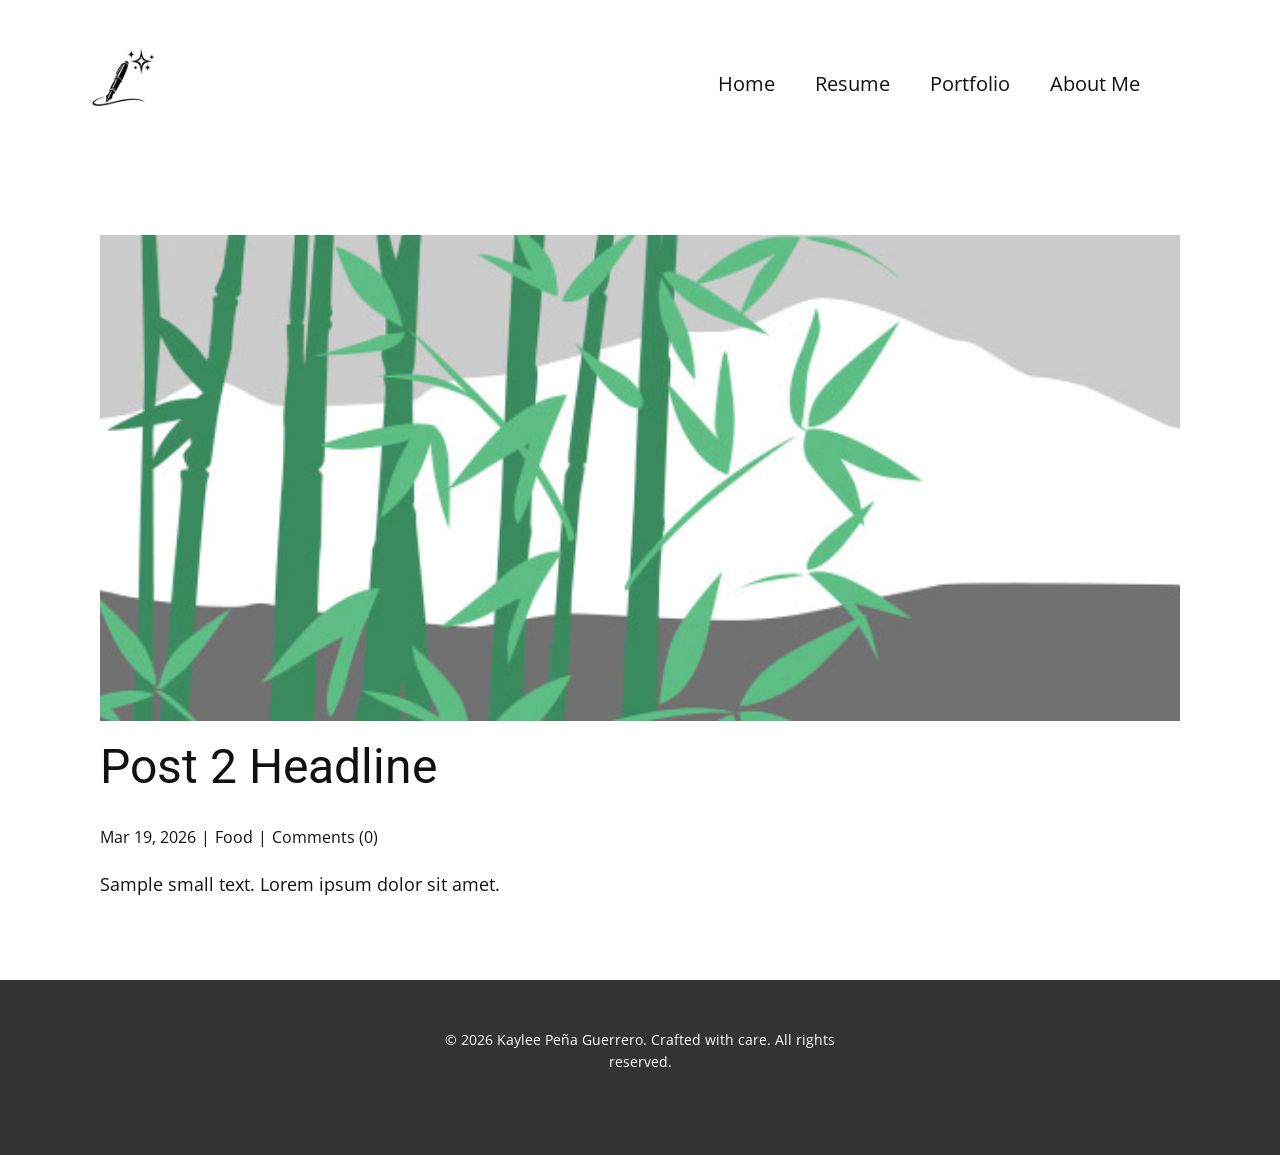
<file: WebSite6631540/blog/post-1.html>
<!DOCTYPE html>
<html style="font-size: 16px;" lang="en"><head>
    <meta name="viewport" content="width=device-width, initial-scale=1.0">
    <meta charset="utf-8">
    <meta name="keywords" content="Post 1 Headline">
    <meta name="description" content="">
    <title>Post 2 Headline</title>
    <link rel="stylesheet" href="../nicepage.css" media="screen">
<link rel="stylesheet" href="../Post-Template.css" media="screen">
    <script class="u-script" type="text/javascript" src="../jquery.js" defer=""></script>
    <script class="u-script" type="text/javascript" src="../nicepage.js" defer=""></script>
    <meta name="generator" content="Nicepage 8.3.10, nicepage.com">
    
    
    
    
    <link id="u-page-google-font" rel="stylesheet" href="https://fonts.googleapis.com/css2?display=swap&amp;family=Roboto:ital,wght@0,100;0,200;0,300;0,400;0,500;0,600;0,700;0,800;0,900;1,100;1,200;1,300;1,400;1,500;1,600;1,700;1,800;1,900&amp;family=Open+Sans:ital,wght@0,300;0,400;0,500;0,600;0,700;0,800;1,300;1,400;1,500;1,600;1,700;1,800">
    <script type="application/ld+json">{
		"@context": "http://schema.org",
		"@type": "Organization",
		"name": "",
		"logo": "images/Copilot_20260319_022732.png"
}</script>
    <meta name="theme-color" content="#478ac9">
  <meta data-intl-tel-input-cdn-path="intlTelInput/"></head>
  <body data-path-to-root="./" data-include-products="false" class="u-body u-xl-mode" data-lang="en"><header class="u-clearfix u-header u-header" id="header"><div class="u-clearfix u-sheet u-valign-middle-lg u-valign-middle-sm u-sheet-1">
        <a href="../" data-page-id="214201753" class="u-image u-logo u-image-1" data-image-width="1024" data-image-height="1024">
          <img src="../images/Copilot_20260319_022732.png" class="u-logo-image u-logo-image-1" title="Home">
        </a>
        <nav class="u-menu u-menu-one-level u-offcanvas u-menu-1" role="navigation">
          <div class="menu-collapse" style="font-size: 1.25rem; letter-spacing: 0px;">
            <a class="u-button-style u-custom-left-right-menu-spacing u-custom-padding-bottom u-custom-top-bottom-menu-spacing u-hamburger-link u-nav-link u-text-active-palette-1-base u-text-hover-palette-2-base u-hamburger-link-1" href="#" tabindex="-1" aria-label="Open menu" aria-controls="70d4">
              <svg class="u-svg-link" viewBox="0 0 24 24"><use xlink:href="#menu-hamburger"></use></svg>
              <svg class="u-svg-content" version="1.1" id="menu-hamburger" viewBox="0 0 16 16" x="0px" y="0px" xmlns:xlink="http://www.w3.org/1999/xlink" xmlns="http://www.w3.org/2000/svg"><g><rect y="1" width="16" height="2"></rect><rect y="7" width="16" height="2"></rect><rect y="13" width="16" height="2"></rect>
</g></svg>
            </a>
          </div>
          <div class="u-custom-menu u-nav-container">
            <ul class="u-nav u-unstyled u-nav-1" role="menubar"><li role="none" class="u-nav-item"><a role="menuitem" class="u-button-style u-nav-link u-text-active-palette-1-base u-text-hover-palette-2-base u-nav-link-2" href="../">Home</a>
</li><li role="none" class="u-nav-item"><a role="menuitem" class="u-button-style u-nav-link u-text-active-palette-1-base u-text-hover-palette-2-base u-nav-link-2" href="../Resume.html">Resume</a>
</li><li role="none" class="u-nav-item"><a role="menuitem" class="u-button-style u-nav-link u-text-active-palette-1-base u-text-hover-palette-2-base u-nav-link-2" href="../Portfolio.html">Portfolio</a>
</li><li role="none" class="u-nav-item"><a role="menuitem" class="u-button-style u-nav-link u-text-active-palette-1-base u-text-hover-palette-2-base u-nav-link-2" href="../About-Me.html">About Me</a>
</li></ul>
          </div>
          <div class="u-custom-menu u-nav-container-collapse" id="70d4" role="region" aria-label="Menu panel">
            <div class="u-black u-container-style u-inner-container-layout u-opacity u-opacity-95 u-sidenav">
              <div class="u-inner-container-layout u-sidenav-overflow">
                <div class="u-menu-close" tabindex="-1" aria-label="Close menu"></div>
                <ul class="u-align-center u-nav u-popupmenu-items u-unstyled u-nav-2" role="menubar"><li role="none" class="u-nav-item"><a role="menuitem" class="u-button-style u-nav-link" href="../">Home</a>
</li><li role="none" class="u-nav-item"><a role="menuitem" class="u-button-style u-nav-link" href="../Resume.html">Resume</a>
</li><li role="none" class="u-nav-item"><a role="menuitem" class="u-button-style u-nav-link" href="../Portfolio.html">Portfolio</a>
</li><li role="none" class="u-nav-item"><a role="menuitem" class="u-button-style u-nav-link" href="../About-Me.html">About Me</a>
</li></ul>
              </div>
            </div>
            <div class="u-black u-menu-overlay u-opacity u-opacity-70"></div>
          </div>
        </nav>
      </div></header>
    <section class="u-align-center u-clearfix u-section-1" id="block-2">
      <div class="u-clearfix u-sheet u-valign-middle-md u-valign-middle-sm u-valign-middle-xs u-sheet-1"><!--post_details--><!--post_details_options_json--><!--{"source":""}--><!--/post_details_options_json--><!--blog_post-->
        <div class="u-container-style u-expanded-width u-post-details u-post-details-1">
          <div class="u-container-layout u-valign-middle u-container-layout-1"><!--blog_post_image-->
            <img alt="" class="u-blog-control u-expanded-width u-image u-image-default u-image-1" src="../images/68f64b9d.jpeg"><!--/blog_post_image--><!--blog_post_header-->
            <h2 class="u-blog-control u-text u-text-1">Post 2 Headline</h2><!--/blog_post_header--><!--blog_post_metadata-->
            <div class="u-blog-control u-metadata u-metadata-1"><!--blog_post_metadata_date--><span class="u-meta-date u-meta-icon">Mar 19, 2026</span><!--/blog_post_metadata_date--><!--blog_post_metadata_category--><span class="u-meta-category u-meta-icon"><a href="/blog/blog.html#/blog-1///1">Food</a></span><!--/blog_post_metadata_category--><!--blog_post_metadata_comments--><span class="u-meta-comments u-meta-icon"><!--blog_post_metadata_comments_content-->Comments (0)<!--/blog_post_metadata_comments_content--></span><!--/blog_post_metadata_comments-->
            </div><!--/blog_post_metadata--><!--blog_post_content-->
            <div class="u-align-justify u-blog-control u-post-content u-text u-text-2 fr-view">
  <p>Sample small text. Lorem ipsum dolor sit amet.</p>
  </div><!--/blog_post_content-->
          </div>
        </div><!--/blog_post--><!--/post_details-->
      </div>
    </section>
    
    
    
    
    <footer class="u-align-center u-clearfix u-container-align-center u-footer u-grey-80 u-footer" id="footer"><div class="u-clearfix u-sheet u-sheet-1">
        <p class="u-align-center u-small-text u-text u-text-variant u-text-1">© 2026 Kaylee Peña Guerrero. Crafted with care. All rights reserved.<br>
        </p>
      </div></footer>
    <section class="u-backlink u-clearfix u-grey-80"></section>
  
</body></html>
</file>
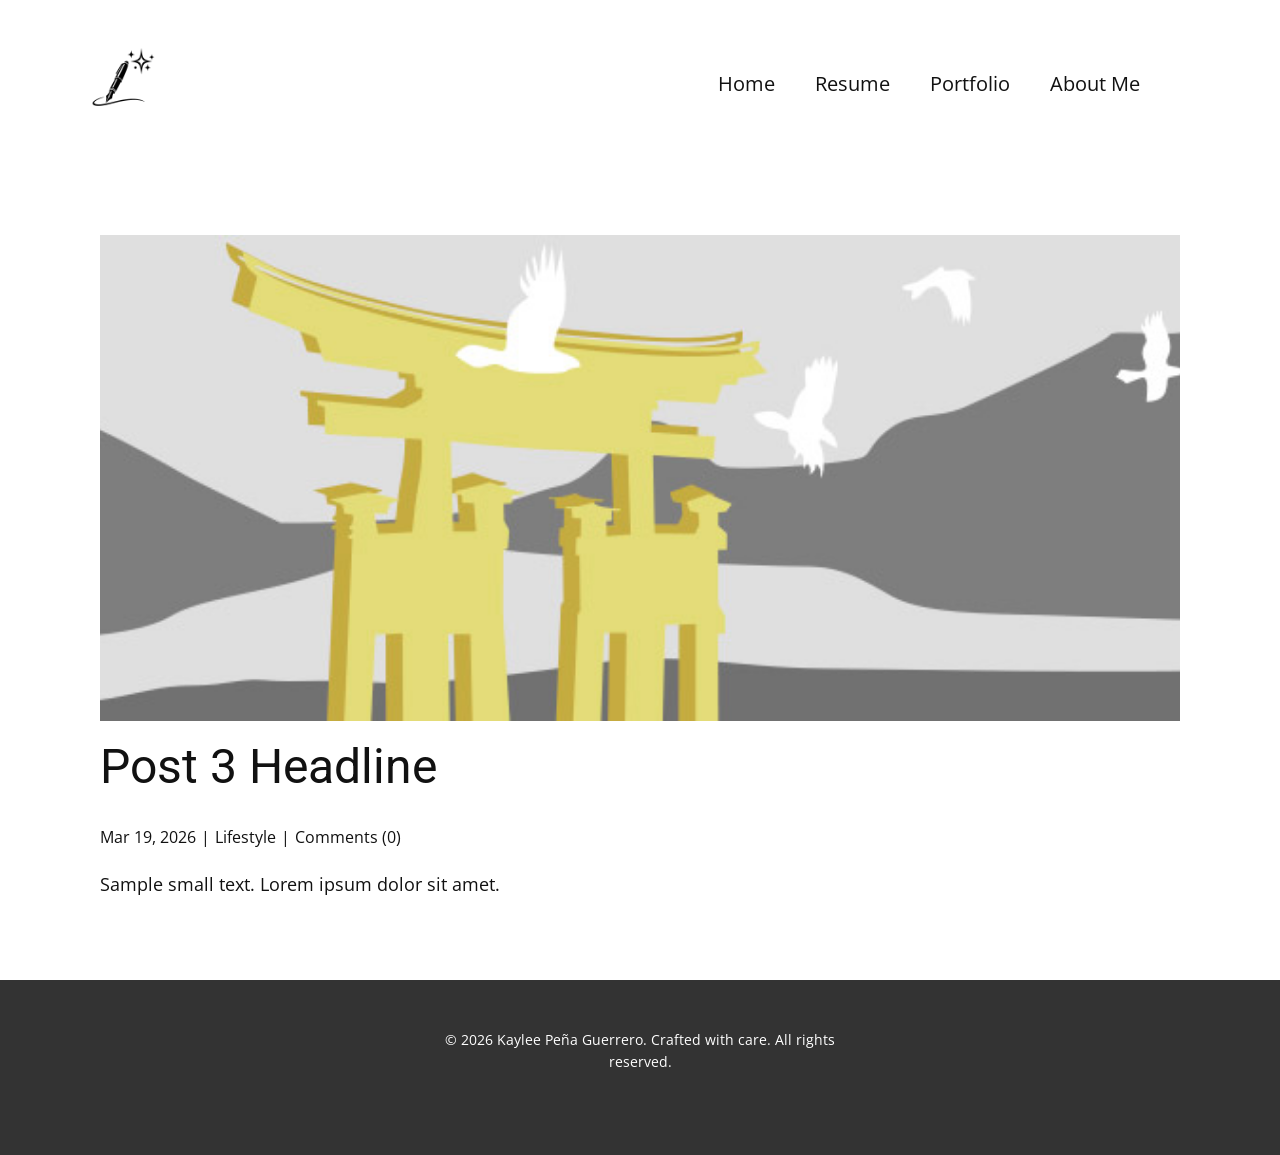
<file: WebSite6631540/blog/post-2.html>
<!DOCTYPE html>
<html style="font-size: 16px;" lang="en"><head>
    <meta name="viewport" content="width=device-width, initial-scale=1.0">
    <meta charset="utf-8">
    <meta name="keywords" content="Post 1 Headline">
    <meta name="description" content="">
    <title>Post 3 Headline</title>
    <link rel="stylesheet" href="../nicepage.css" media="screen">
<link rel="stylesheet" href="../Post-Template.css" media="screen">
    <script class="u-script" type="text/javascript" src="../jquery.js" defer=""></script>
    <script class="u-script" type="text/javascript" src="../nicepage.js" defer=""></script>
    <meta name="generator" content="Nicepage 8.3.10, nicepage.com">
    
    
    
    
    <link id="u-page-google-font" rel="stylesheet" href="https://fonts.googleapis.com/css2?display=swap&amp;family=Roboto:ital,wght@0,100;0,200;0,300;0,400;0,500;0,600;0,700;0,800;0,900;1,100;1,200;1,300;1,400;1,500;1,600;1,700;1,800;1,900&amp;family=Open+Sans:ital,wght@0,300;0,400;0,500;0,600;0,700;0,800;1,300;1,400;1,500;1,600;1,700;1,800">
    <script type="application/ld+json">{
		"@context": "http://schema.org",
		"@type": "Organization",
		"name": "",
		"logo": "images/Copilot_20260319_022732.png"
}</script>
    <meta name="theme-color" content="#478ac9">
  <meta data-intl-tel-input-cdn-path="intlTelInput/"></head>
  <body data-path-to-root="./" data-include-products="false" class="u-body u-xl-mode" data-lang="en"><header class="u-clearfix u-header u-header" id="header"><div class="u-clearfix u-sheet u-valign-middle-lg u-valign-middle-sm u-sheet-1">
        <a href="../" data-page-id="214201753" class="u-image u-logo u-image-1" data-image-width="1024" data-image-height="1024">
          <img src="../images/Copilot_20260319_022732.png" class="u-logo-image u-logo-image-1" title="Home">
        </a>
        <nav class="u-menu u-menu-one-level u-offcanvas u-menu-1" role="navigation">
          <div class="menu-collapse" style="font-size: 1.25rem; letter-spacing: 0px;">
            <a class="u-button-style u-custom-left-right-menu-spacing u-custom-padding-bottom u-custom-top-bottom-menu-spacing u-hamburger-link u-nav-link u-text-active-palette-1-base u-text-hover-palette-2-base u-hamburger-link-1" href="#" tabindex="-1" aria-label="Open menu" aria-controls="70d4">
              <svg class="u-svg-link" viewBox="0 0 24 24"><use xlink:href="#menu-hamburger"></use></svg>
              <svg class="u-svg-content" version="1.1" id="menu-hamburger" viewBox="0 0 16 16" x="0px" y="0px" xmlns:xlink="http://www.w3.org/1999/xlink" xmlns="http://www.w3.org/2000/svg"><g><rect y="1" width="16" height="2"></rect><rect y="7" width="16" height="2"></rect><rect y="13" width="16" height="2"></rect>
</g></svg>
            </a>
          </div>
          <div class="u-custom-menu u-nav-container">
            <ul class="u-nav u-unstyled u-nav-1" role="menubar"><li role="none" class="u-nav-item"><a role="menuitem" class="u-button-style u-nav-link u-text-active-palette-1-base u-text-hover-palette-2-base u-nav-link-2" href="../">Home</a>
</li><li role="none" class="u-nav-item"><a role="menuitem" class="u-button-style u-nav-link u-text-active-palette-1-base u-text-hover-palette-2-base u-nav-link-2" href="../Resume.html">Resume</a>
</li><li role="none" class="u-nav-item"><a role="menuitem" class="u-button-style u-nav-link u-text-active-palette-1-base u-text-hover-palette-2-base u-nav-link-2" href="../Portfolio.html">Portfolio</a>
</li><li role="none" class="u-nav-item"><a role="menuitem" class="u-button-style u-nav-link u-text-active-palette-1-base u-text-hover-palette-2-base u-nav-link-2" href="../About-Me.html">About Me</a>
</li></ul>
          </div>
          <div class="u-custom-menu u-nav-container-collapse" id="70d4" role="region" aria-label="Menu panel">
            <div class="u-black u-container-style u-inner-container-layout u-opacity u-opacity-95 u-sidenav">
              <div class="u-inner-container-layout u-sidenav-overflow">
                <div class="u-menu-close" tabindex="-1" aria-label="Close menu"></div>
                <ul class="u-align-center u-nav u-popupmenu-items u-unstyled u-nav-2" role="menubar"><li role="none" class="u-nav-item"><a role="menuitem" class="u-button-style u-nav-link" href="../">Home</a>
</li><li role="none" class="u-nav-item"><a role="menuitem" class="u-button-style u-nav-link" href="../Resume.html">Resume</a>
</li><li role="none" class="u-nav-item"><a role="menuitem" class="u-button-style u-nav-link" href="../Portfolio.html">Portfolio</a>
</li><li role="none" class="u-nav-item"><a role="menuitem" class="u-button-style u-nav-link" href="../About-Me.html">About Me</a>
</li></ul>
              </div>
            </div>
            <div class="u-black u-menu-overlay u-opacity u-opacity-70"></div>
          </div>
        </nav>
      </div></header>
    <section class="u-align-center u-clearfix u-section-1" id="block-2">
      <div class="u-clearfix u-sheet u-valign-middle-md u-valign-middle-sm u-valign-middle-xs u-sheet-1"><!--post_details--><!--post_details_options_json--><!--{"source":""}--><!--/post_details_options_json--><!--blog_post-->
        <div class="u-container-style u-expanded-width u-post-details u-post-details-1">
          <div class="u-container-layout u-valign-middle u-container-layout-1"><!--blog_post_image-->
            <img alt="" class="u-blog-control u-expanded-width u-image u-image-default u-image-1" src="../images/8ad73f3c.jpeg"><!--/blog_post_image--><!--blog_post_header-->
            <h2 class="u-blog-control u-text u-text-1">Post 3 Headline</h2><!--/blog_post_header--><!--blog_post_metadata-->
            <div class="u-blog-control u-metadata u-metadata-1"><!--blog_post_metadata_date--><span class="u-meta-date u-meta-icon">Mar 19, 2026</span><!--/blog_post_metadata_date--><!--blog_post_metadata_category--><span class="u-meta-category u-meta-icon"><a href="/blog/blog.html#/blog-1///3">Lifestyle</a></span><!--/blog_post_metadata_category--><!--blog_post_metadata_comments--><span class="u-meta-comments u-meta-icon"><!--blog_post_metadata_comments_content-->Comments (0)<!--/blog_post_metadata_comments_content--></span><!--/blog_post_metadata_comments-->
            </div><!--/blog_post_metadata--><!--blog_post_content-->
            <div class="u-align-justify u-blog-control u-post-content u-text u-text-2 fr-view">
  <p>Sample small text. Lorem ipsum dolor sit amet.</p>
  </div><!--/blog_post_content-->
          </div>
        </div><!--/blog_post--><!--/post_details-->
      </div>
    </section>
    
    
    
    
    <footer class="u-align-center u-clearfix u-container-align-center u-footer u-grey-80 u-footer" id="footer"><div class="u-clearfix u-sheet u-sheet-1">
        <p class="u-align-center u-small-text u-text u-text-variant u-text-1">© 2026 Kaylee Peña Guerrero. Crafted with care. All rights reserved.<br>
        </p>
      </div></footer>
    <section class="u-backlink u-clearfix u-grey-80"></section>
  
</body></html>
</file>
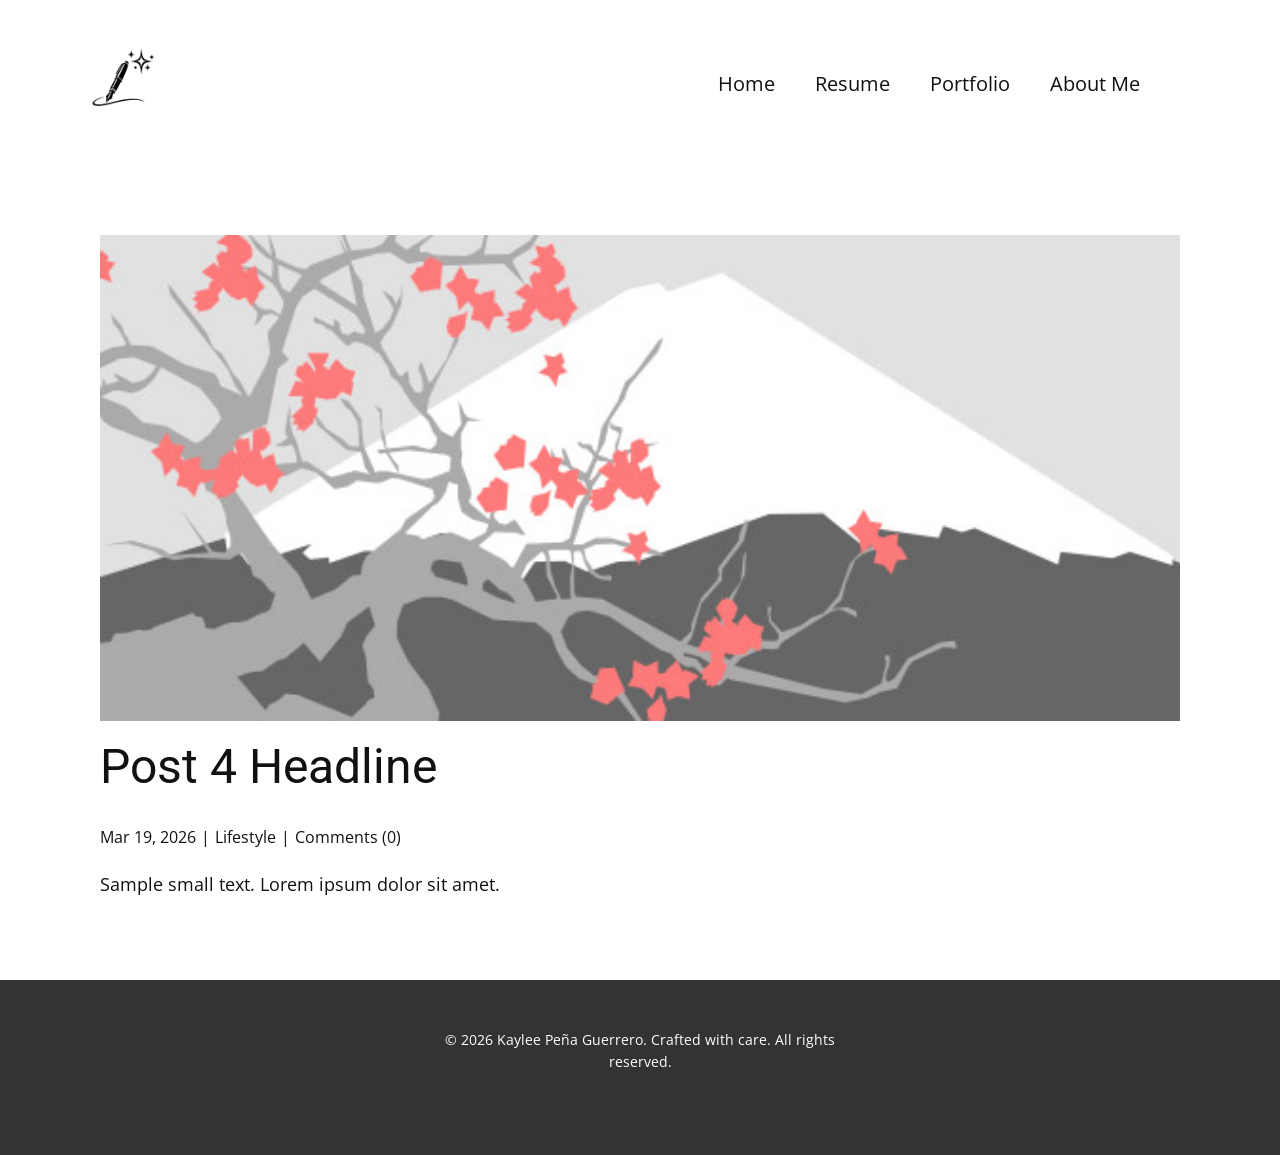
<file: WebSite6631540/blog/post-3.html>
<!DOCTYPE html>
<html style="font-size: 16px;" lang="en"><head>
    <meta name="viewport" content="width=device-width, initial-scale=1.0">
    <meta charset="utf-8">
    <meta name="keywords" content="Post 1 Headline">
    <meta name="description" content="">
    <title>Post 4 Headline</title>
    <link rel="stylesheet" href="../nicepage.css" media="screen">
<link rel="stylesheet" href="../Post-Template.css" media="screen">
    <script class="u-script" type="text/javascript" src="../jquery.js" defer=""></script>
    <script class="u-script" type="text/javascript" src="../nicepage.js" defer=""></script>
    <meta name="generator" content="Nicepage 8.3.10, nicepage.com">
    
    
    
    
    <link id="u-page-google-font" rel="stylesheet" href="https://fonts.googleapis.com/css2?display=swap&amp;family=Roboto:ital,wght@0,100;0,200;0,300;0,400;0,500;0,600;0,700;0,800;0,900;1,100;1,200;1,300;1,400;1,500;1,600;1,700;1,800;1,900&amp;family=Open+Sans:ital,wght@0,300;0,400;0,500;0,600;0,700;0,800;1,300;1,400;1,500;1,600;1,700;1,800">
    <script type="application/ld+json">{
		"@context": "http://schema.org",
		"@type": "Organization",
		"name": "",
		"logo": "images/Copilot_20260319_022732.png"
}</script>
    <meta name="theme-color" content="#478ac9">
  <meta data-intl-tel-input-cdn-path="intlTelInput/"></head>
  <body data-path-to-root="./" data-include-products="false" class="u-body u-xl-mode" data-lang="en"><header class="u-clearfix u-header u-header" id="header"><div class="u-clearfix u-sheet u-valign-middle-lg u-valign-middle-sm u-sheet-1">
        <a href="../" data-page-id="214201753" class="u-image u-logo u-image-1" data-image-width="1024" data-image-height="1024">
          <img src="../images/Copilot_20260319_022732.png" class="u-logo-image u-logo-image-1" title="Home">
        </a>
        <nav class="u-menu u-menu-one-level u-offcanvas u-menu-1" role="navigation">
          <div class="menu-collapse" style="font-size: 1.25rem; letter-spacing: 0px;">
            <a class="u-button-style u-custom-left-right-menu-spacing u-custom-padding-bottom u-custom-top-bottom-menu-spacing u-hamburger-link u-nav-link u-text-active-palette-1-base u-text-hover-palette-2-base u-hamburger-link-1" href="#" tabindex="-1" aria-label="Open menu" aria-controls="70d4">
              <svg class="u-svg-link" viewBox="0 0 24 24"><use xlink:href="#menu-hamburger"></use></svg>
              <svg class="u-svg-content" version="1.1" id="menu-hamburger" viewBox="0 0 16 16" x="0px" y="0px" xmlns:xlink="http://www.w3.org/1999/xlink" xmlns="http://www.w3.org/2000/svg"><g><rect y="1" width="16" height="2"></rect><rect y="7" width="16" height="2"></rect><rect y="13" width="16" height="2"></rect>
</g></svg>
            </a>
          </div>
          <div class="u-custom-menu u-nav-container">
            <ul class="u-nav u-unstyled u-nav-1" role="menubar"><li role="none" class="u-nav-item"><a role="menuitem" class="u-button-style u-nav-link u-text-active-palette-1-base u-text-hover-palette-2-base u-nav-link-2" href="../">Home</a>
</li><li role="none" class="u-nav-item"><a role="menuitem" class="u-button-style u-nav-link u-text-active-palette-1-base u-text-hover-palette-2-base u-nav-link-2" href="../Resume.html">Resume</a>
</li><li role="none" class="u-nav-item"><a role="menuitem" class="u-button-style u-nav-link u-text-active-palette-1-base u-text-hover-palette-2-base u-nav-link-2" href="../Portfolio.html">Portfolio</a>
</li><li role="none" class="u-nav-item"><a role="menuitem" class="u-button-style u-nav-link u-text-active-palette-1-base u-text-hover-palette-2-base u-nav-link-2" href="../About-Me.html">About Me</a>
</li></ul>
          </div>
          <div class="u-custom-menu u-nav-container-collapse" id="70d4" role="region" aria-label="Menu panel">
            <div class="u-black u-container-style u-inner-container-layout u-opacity u-opacity-95 u-sidenav">
              <div class="u-inner-container-layout u-sidenav-overflow">
                <div class="u-menu-close" tabindex="-1" aria-label="Close menu"></div>
                <ul class="u-align-center u-nav u-popupmenu-items u-unstyled u-nav-2" role="menubar"><li role="none" class="u-nav-item"><a role="menuitem" class="u-button-style u-nav-link" href="../">Home</a>
</li><li role="none" class="u-nav-item"><a role="menuitem" class="u-button-style u-nav-link" href="../Resume.html">Resume</a>
</li><li role="none" class="u-nav-item"><a role="menuitem" class="u-button-style u-nav-link" href="../Portfolio.html">Portfolio</a>
</li><li role="none" class="u-nav-item"><a role="menuitem" class="u-button-style u-nav-link" href="../About-Me.html">About Me</a>
</li></ul>
              </div>
            </div>
            <div class="u-black u-menu-overlay u-opacity u-opacity-70"></div>
          </div>
        </nav>
      </div></header>
    <section class="u-align-center u-clearfix u-section-1" id="block-2">
      <div class="u-clearfix u-sheet u-valign-middle-md u-valign-middle-sm u-valign-middle-xs u-sheet-1"><!--post_details--><!--post_details_options_json--><!--{"source":""}--><!--/post_details_options_json--><!--blog_post-->
        <div class="u-container-style u-expanded-width u-post-details u-post-details-1">
          <div class="u-container-layout u-valign-middle u-container-layout-1"><!--blog_post_image-->
            <img alt="" class="u-blog-control u-expanded-width u-image u-image-default u-image-1" src="../images/0fd3416c.jpeg"><!--/blog_post_image--><!--blog_post_header-->
            <h2 class="u-blog-control u-text u-text-1">Post 4 Headline</h2><!--/blog_post_header--><!--blog_post_metadata-->
            <div class="u-blog-control u-metadata u-metadata-1"><!--blog_post_metadata_date--><span class="u-meta-date u-meta-icon">Mar 19, 2026</span><!--/blog_post_metadata_date--><!--blog_post_metadata_category--><span class="u-meta-category u-meta-icon"><a href="/blog/blog.html#/blog-1///3">Lifestyle</a></span><!--/blog_post_metadata_category--><!--blog_post_metadata_comments--><span class="u-meta-comments u-meta-icon"><!--blog_post_metadata_comments_content-->Comments (0)<!--/blog_post_metadata_comments_content--></span><!--/blog_post_metadata_comments-->
            </div><!--/blog_post_metadata--><!--blog_post_content-->
            <div class="u-align-justify u-blog-control u-post-content u-text u-text-2 fr-view">
  <p>Sample small text. Lorem ipsum dolor sit amet.</p>
  </div><!--/blog_post_content-->
          </div>
        </div><!--/blog_post--><!--/post_details-->
      </div>
    </section>
    
    
    
    
    <footer class="u-align-center u-clearfix u-container-align-center u-footer u-grey-80 u-footer" id="footer"><div class="u-clearfix u-sheet u-sheet-1">
        <p class="u-align-center u-small-text u-text u-text-variant u-text-1">© 2026 Kaylee Peña Guerrero. Crafted with care. All rights reserved.<br>
        </p>
      </div></footer>
    <section class="u-backlink u-clearfix u-grey-80"></section>
  
</body></html>
</file>
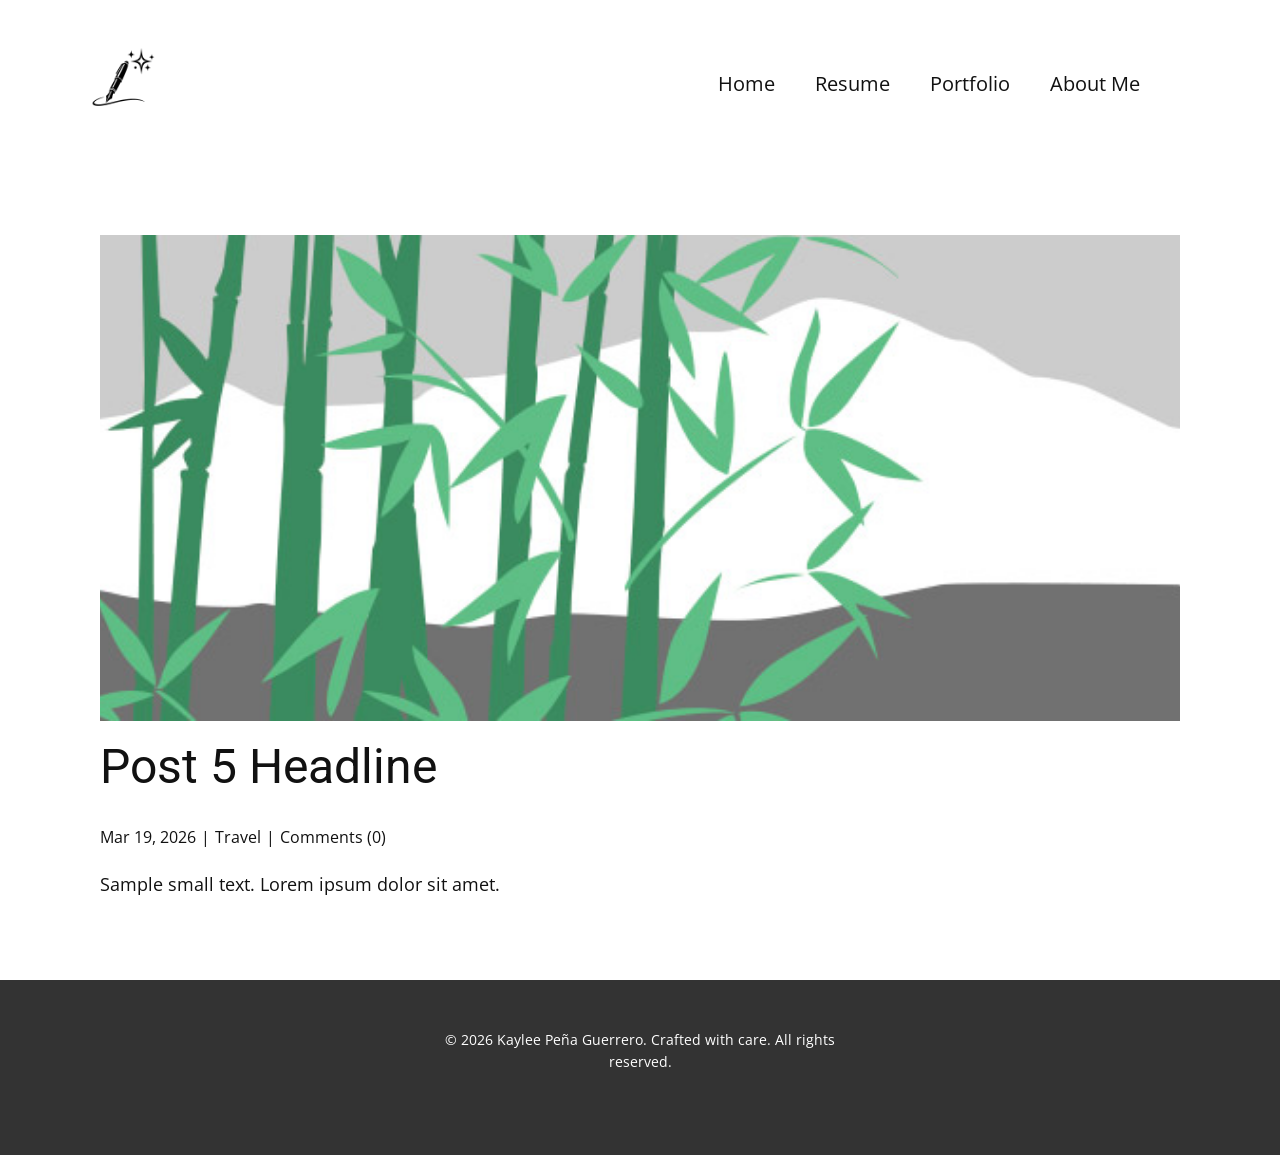
<file: WebSite6631540/blog/post-4.html>
<!DOCTYPE html>
<html style="font-size: 16px;" lang="en"><head>
    <meta name="viewport" content="width=device-width, initial-scale=1.0">
    <meta charset="utf-8">
    <meta name="keywords" content="Post 1 Headline">
    <meta name="description" content="">
    <title>Post 5 Headline</title>
    <link rel="stylesheet" href="../nicepage.css" media="screen">
<link rel="stylesheet" href="../Post-Template.css" media="screen">
    <script class="u-script" type="text/javascript" src="../jquery.js" defer=""></script>
    <script class="u-script" type="text/javascript" src="../nicepage.js" defer=""></script>
    <meta name="generator" content="Nicepage 8.3.10, nicepage.com">
    
    
    
    
    <link id="u-page-google-font" rel="stylesheet" href="https://fonts.googleapis.com/css2?display=swap&amp;family=Roboto:ital,wght@0,100;0,200;0,300;0,400;0,500;0,600;0,700;0,800;0,900;1,100;1,200;1,300;1,400;1,500;1,600;1,700;1,800;1,900&amp;family=Open+Sans:ital,wght@0,300;0,400;0,500;0,600;0,700;0,800;1,300;1,400;1,500;1,600;1,700;1,800">
    <script type="application/ld+json">{
		"@context": "http://schema.org",
		"@type": "Organization",
		"name": "",
		"logo": "images/Copilot_20260319_022732.png"
}</script>
    <meta name="theme-color" content="#478ac9">
  <meta data-intl-tel-input-cdn-path="intlTelInput/"></head>
  <body data-path-to-root="./" data-include-products="false" class="u-body u-xl-mode" data-lang="en"><header class="u-clearfix u-header u-header" id="header"><div class="u-clearfix u-sheet u-valign-middle-lg u-valign-middle-sm u-sheet-1">
        <a href="../" data-page-id="214201753" class="u-image u-logo u-image-1" data-image-width="1024" data-image-height="1024">
          <img src="../images/Copilot_20260319_022732.png" class="u-logo-image u-logo-image-1" title="Home">
        </a>
        <nav class="u-menu u-menu-one-level u-offcanvas u-menu-1" role="navigation">
          <div class="menu-collapse" style="font-size: 1.25rem; letter-spacing: 0px;">
            <a class="u-button-style u-custom-left-right-menu-spacing u-custom-padding-bottom u-custom-top-bottom-menu-spacing u-hamburger-link u-nav-link u-text-active-palette-1-base u-text-hover-palette-2-base u-hamburger-link-1" href="#" tabindex="-1" aria-label="Open menu" aria-controls="70d4">
              <svg class="u-svg-link" viewBox="0 0 24 24"><use xlink:href="#menu-hamburger"></use></svg>
              <svg class="u-svg-content" version="1.1" id="menu-hamburger" viewBox="0 0 16 16" x="0px" y="0px" xmlns:xlink="http://www.w3.org/1999/xlink" xmlns="http://www.w3.org/2000/svg"><g><rect y="1" width="16" height="2"></rect><rect y="7" width="16" height="2"></rect><rect y="13" width="16" height="2"></rect>
</g></svg>
            </a>
          </div>
          <div class="u-custom-menu u-nav-container">
            <ul class="u-nav u-unstyled u-nav-1" role="menubar"><li role="none" class="u-nav-item"><a role="menuitem" class="u-button-style u-nav-link u-text-active-palette-1-base u-text-hover-palette-2-base u-nav-link-2" href="../">Home</a>
</li><li role="none" class="u-nav-item"><a role="menuitem" class="u-button-style u-nav-link u-text-active-palette-1-base u-text-hover-palette-2-base u-nav-link-2" href="../Resume.html">Resume</a>
</li><li role="none" class="u-nav-item"><a role="menuitem" class="u-button-style u-nav-link u-text-active-palette-1-base u-text-hover-palette-2-base u-nav-link-2" href="../Portfolio.html">Portfolio</a>
</li><li role="none" class="u-nav-item"><a role="menuitem" class="u-button-style u-nav-link u-text-active-palette-1-base u-text-hover-palette-2-base u-nav-link-2" href="../About-Me.html">About Me</a>
</li></ul>
          </div>
          <div class="u-custom-menu u-nav-container-collapse" id="70d4" role="region" aria-label="Menu panel">
            <div class="u-black u-container-style u-inner-container-layout u-opacity u-opacity-95 u-sidenav">
              <div class="u-inner-container-layout u-sidenav-overflow">
                <div class="u-menu-close" tabindex="-1" aria-label="Close menu"></div>
                <ul class="u-align-center u-nav u-popupmenu-items u-unstyled u-nav-2" role="menubar"><li role="none" class="u-nav-item"><a role="menuitem" class="u-button-style u-nav-link" href="../">Home</a>
</li><li role="none" class="u-nav-item"><a role="menuitem" class="u-button-style u-nav-link" href="../Resume.html">Resume</a>
</li><li role="none" class="u-nav-item"><a role="menuitem" class="u-button-style u-nav-link" href="../Portfolio.html">Portfolio</a>
</li><li role="none" class="u-nav-item"><a role="menuitem" class="u-button-style u-nav-link" href="../About-Me.html">About Me</a>
</li></ul>
              </div>
            </div>
            <div class="u-black u-menu-overlay u-opacity u-opacity-70"></div>
          </div>
        </nav>
      </div></header>
    <section class="u-align-center u-clearfix u-section-1" id="block-2">
      <div class="u-clearfix u-sheet u-valign-middle-md u-valign-middle-sm u-valign-middle-xs u-sheet-1"><!--post_details--><!--post_details_options_json--><!--{"source":""}--><!--/post_details_options_json--><!--blog_post-->
        <div class="u-container-style u-expanded-width u-post-details u-post-details-1">
          <div class="u-container-layout u-valign-middle u-container-layout-1"><!--blog_post_image-->
            <img alt="" class="u-blog-control u-expanded-width u-image u-image-default u-image-1" src="../images/68f64b9d.jpeg"><!--/blog_post_image--><!--blog_post_header-->
            <h2 class="u-blog-control u-text u-text-1">Post 5 Headline</h2><!--/blog_post_header--><!--blog_post_metadata-->
            <div class="u-blog-control u-metadata u-metadata-1"><!--blog_post_metadata_date--><span class="u-meta-date u-meta-icon">Mar 19, 2026</span><!--/blog_post_metadata_date--><!--blog_post_metadata_category--><span class="u-meta-category u-meta-icon"><a href="/blog/blog.html#/blog-1///2">Travel</a></span><!--/blog_post_metadata_category--><!--blog_post_metadata_comments--><span class="u-meta-comments u-meta-icon"><!--blog_post_metadata_comments_content-->Comments (0)<!--/blog_post_metadata_comments_content--></span><!--/blog_post_metadata_comments-->
            </div><!--/blog_post_metadata--><!--blog_post_content-->
            <div class="u-align-justify u-blog-control u-post-content u-text u-text-2 fr-view">
  <p>Sample small text. Lorem ipsum dolor sit amet.</p>
  </div><!--/blog_post_content-->
          </div>
        </div><!--/blog_post--><!--/post_details-->
      </div>
    </section>
    
    
    
    
    <footer class="u-align-center u-clearfix u-container-align-center u-footer u-grey-80 u-footer" id="footer"><div class="u-clearfix u-sheet u-sheet-1">
        <p class="u-align-center u-small-text u-text u-text-variant u-text-1">© 2026 Kaylee Peña Guerrero. Crafted with care. All rights reserved.<br>
        </p>
      </div></footer>
    <section class="u-backlink u-clearfix u-grey-80"></section>
  
</body></html>
</file>
